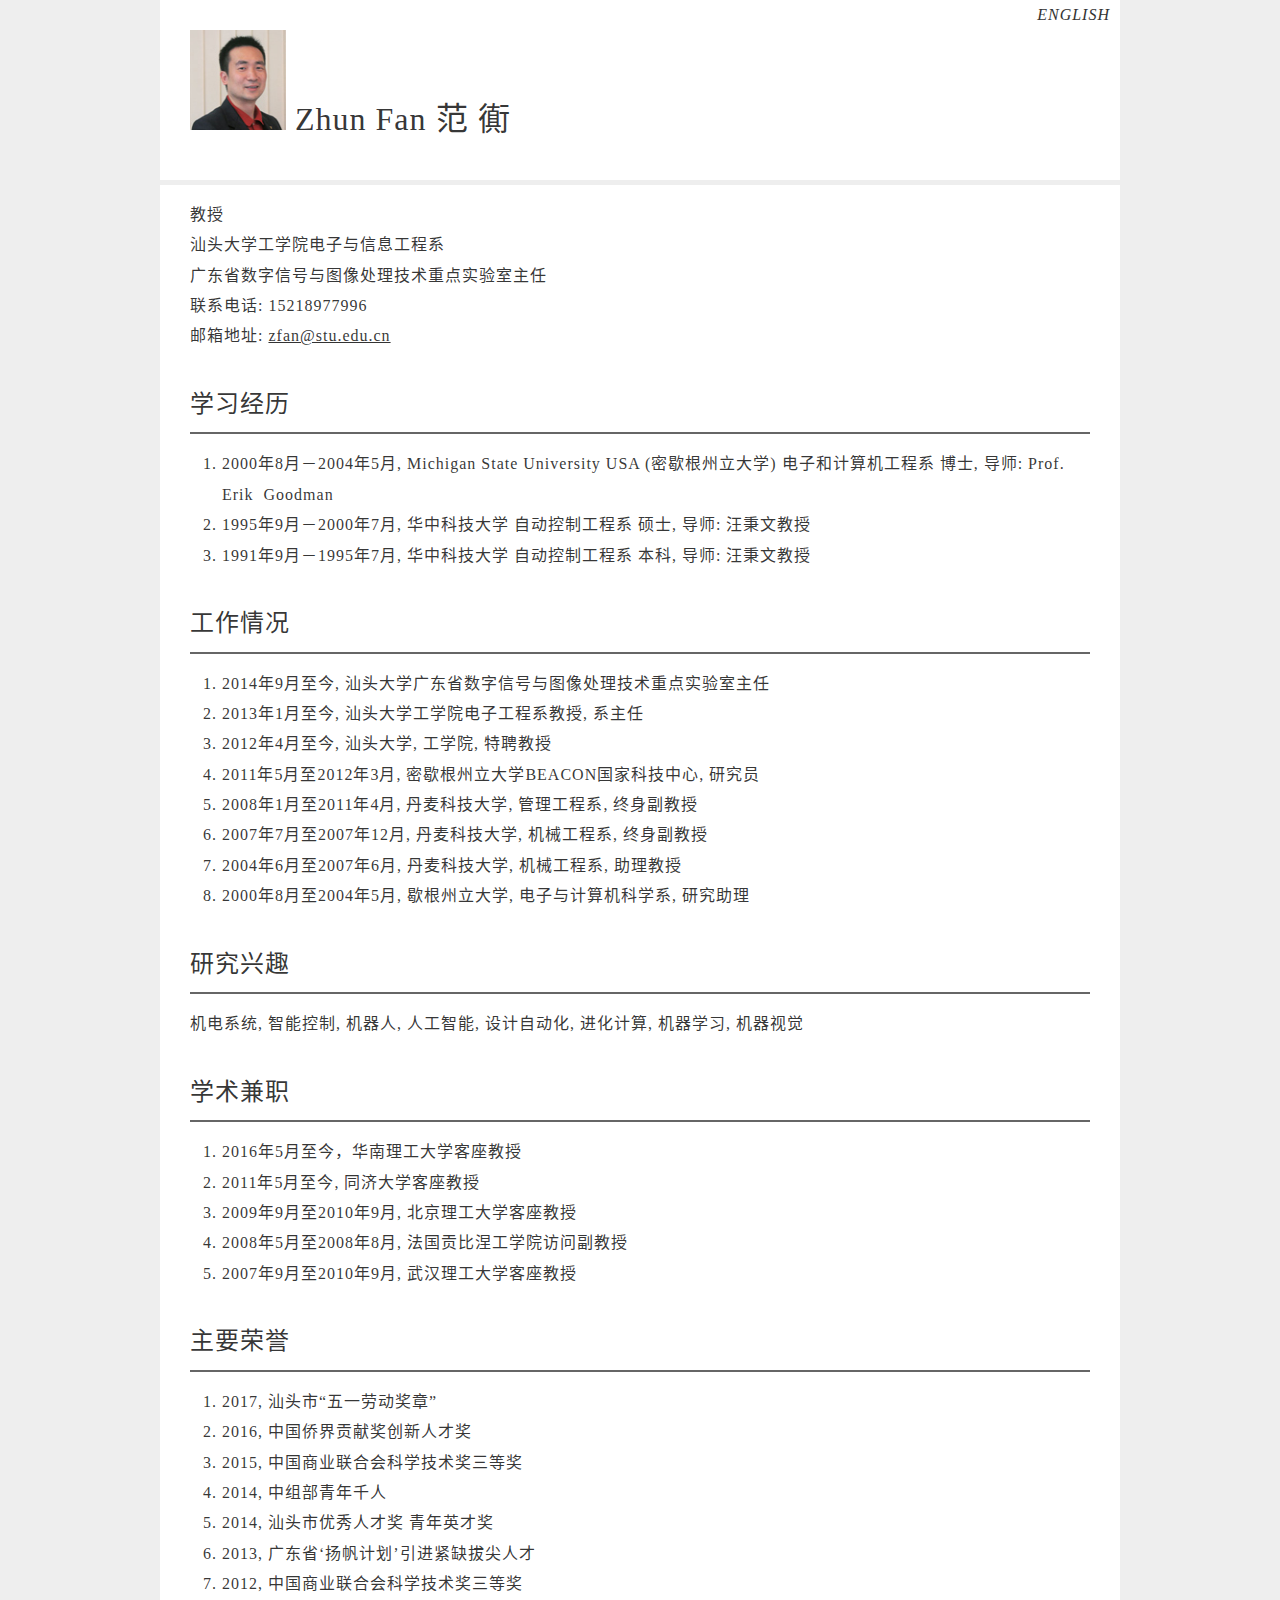
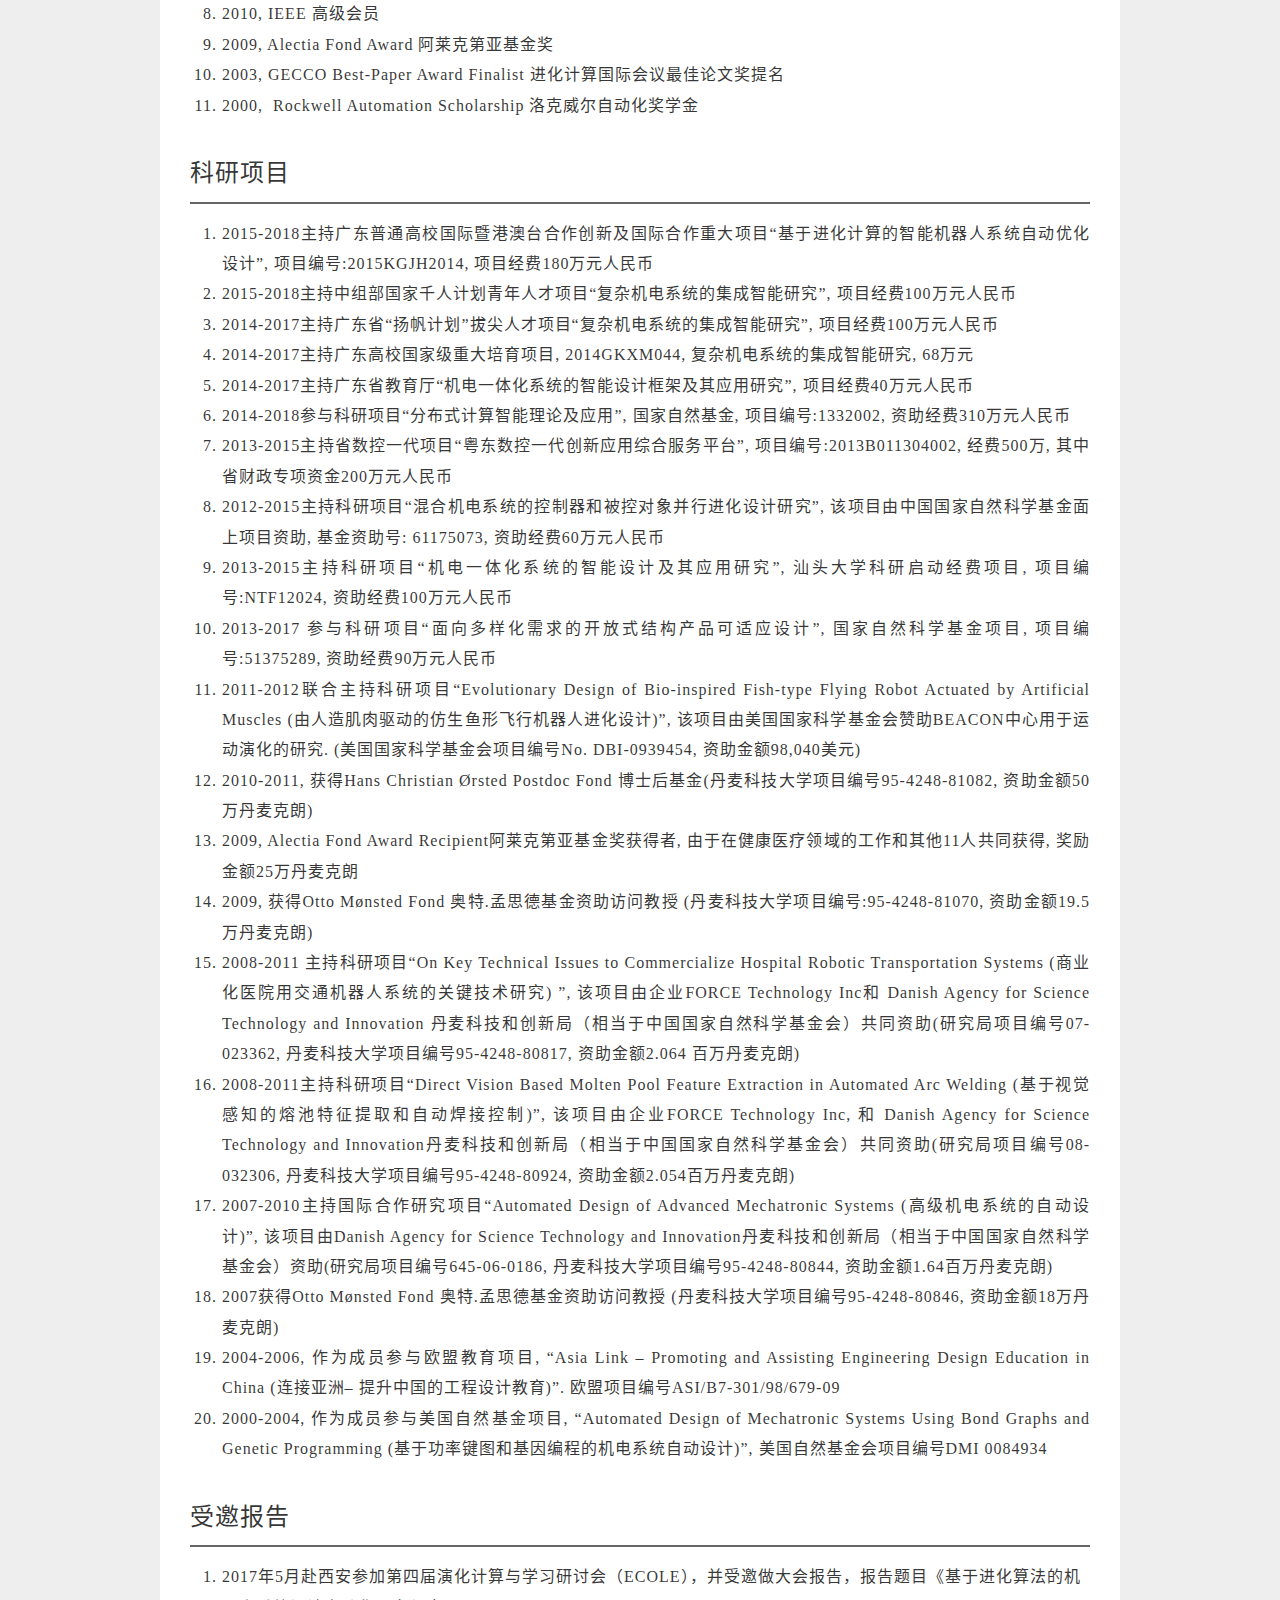
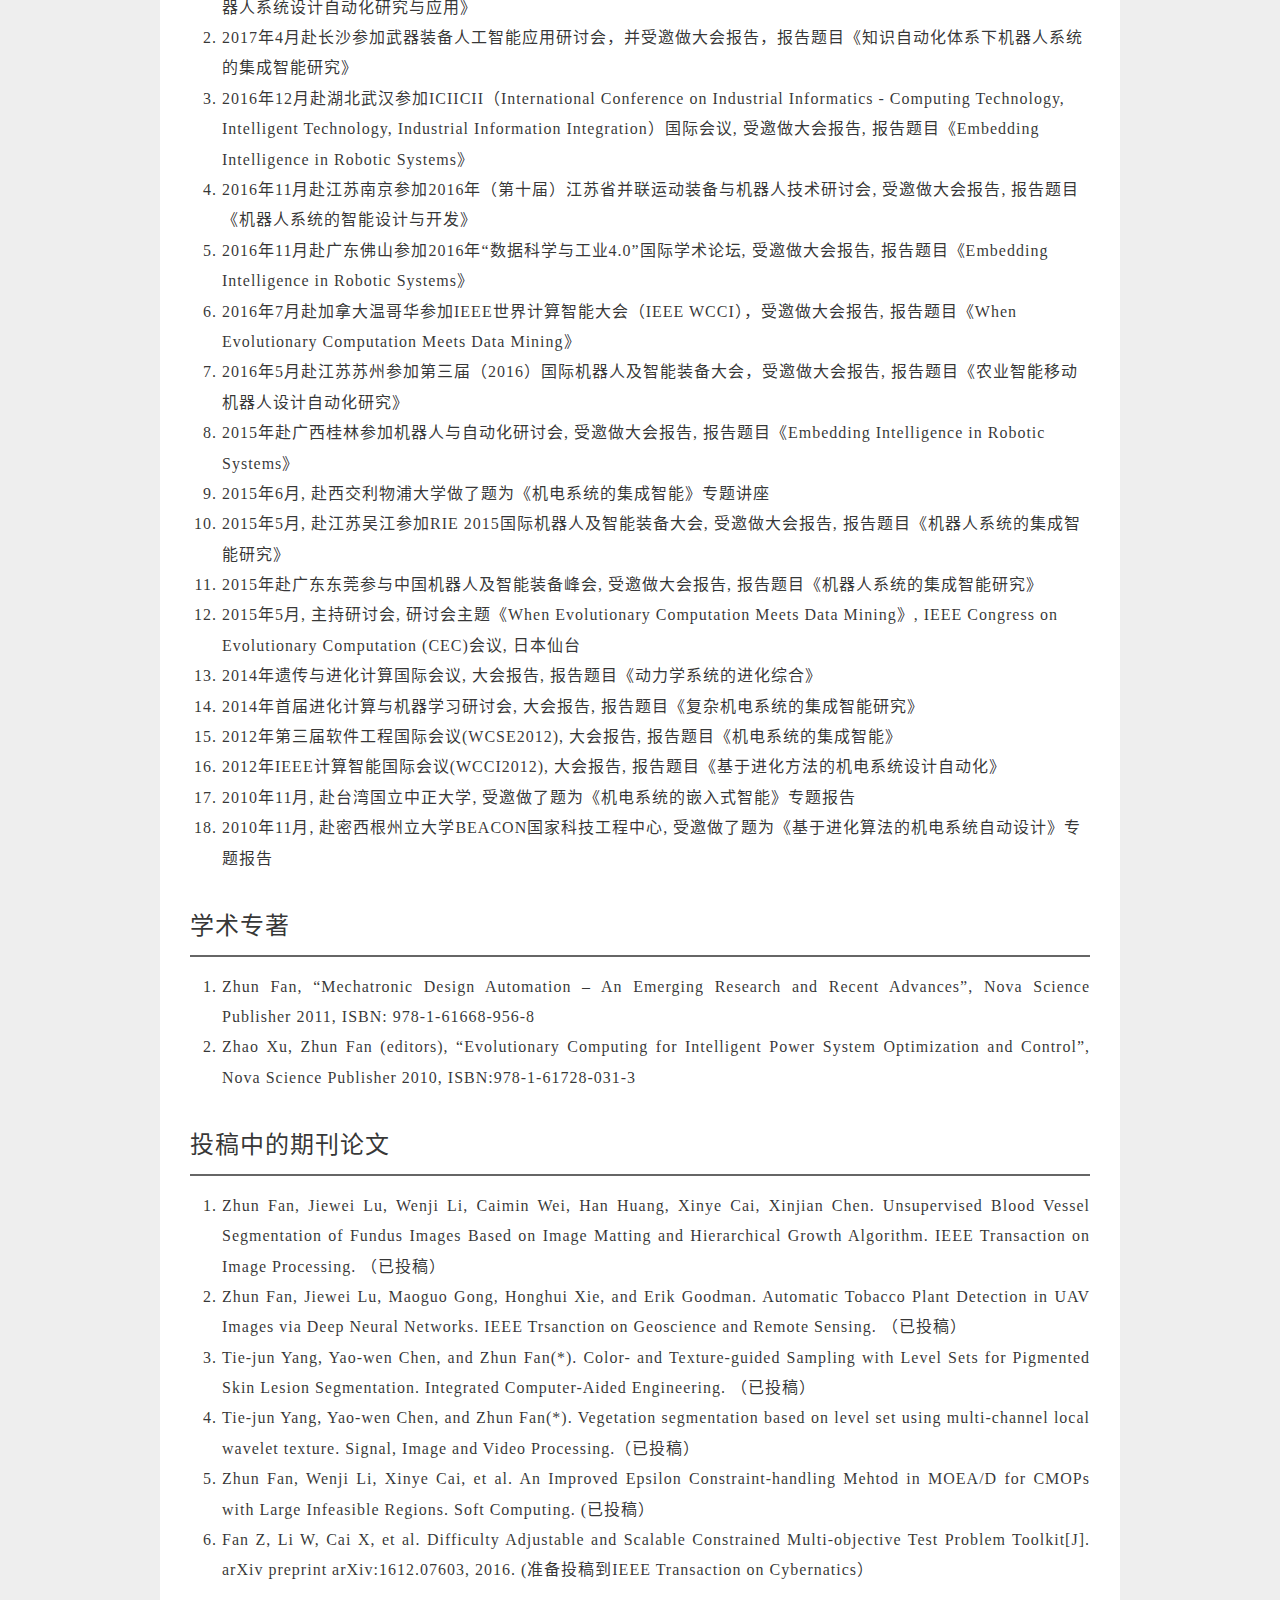
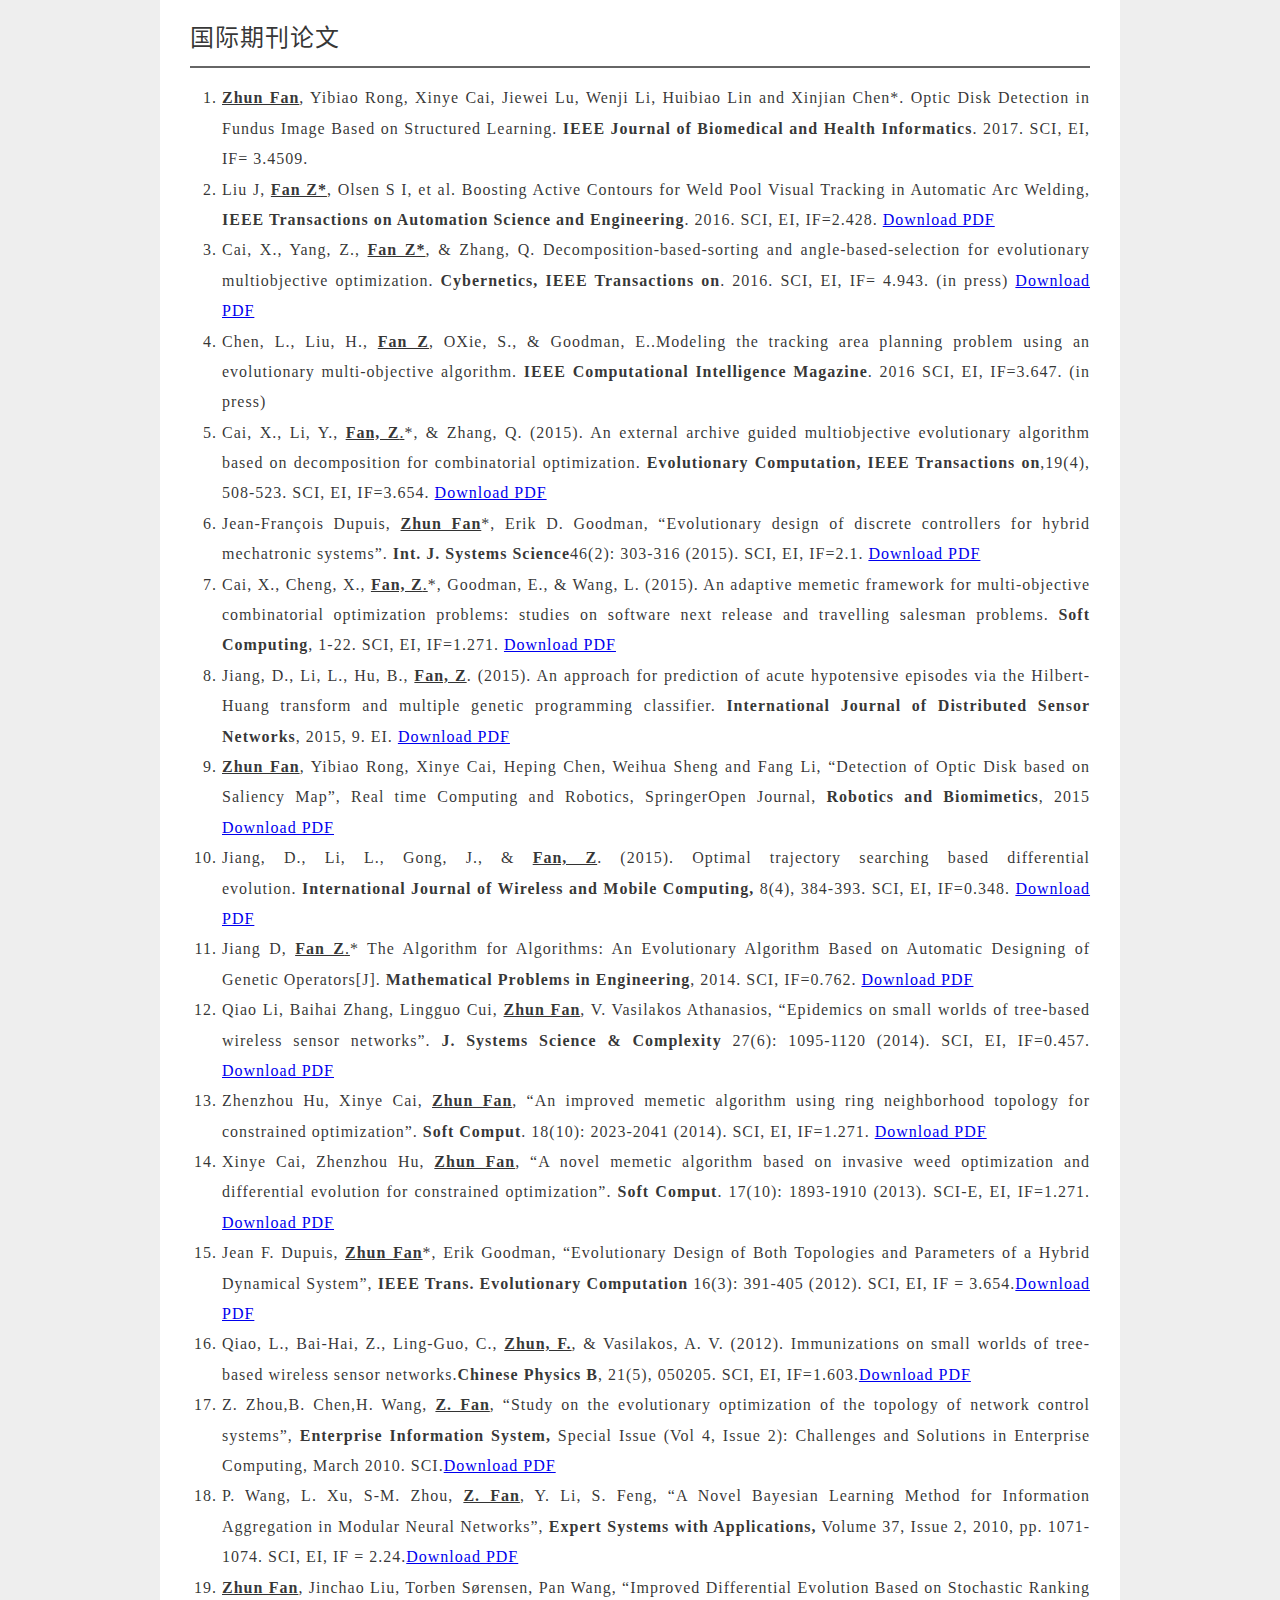
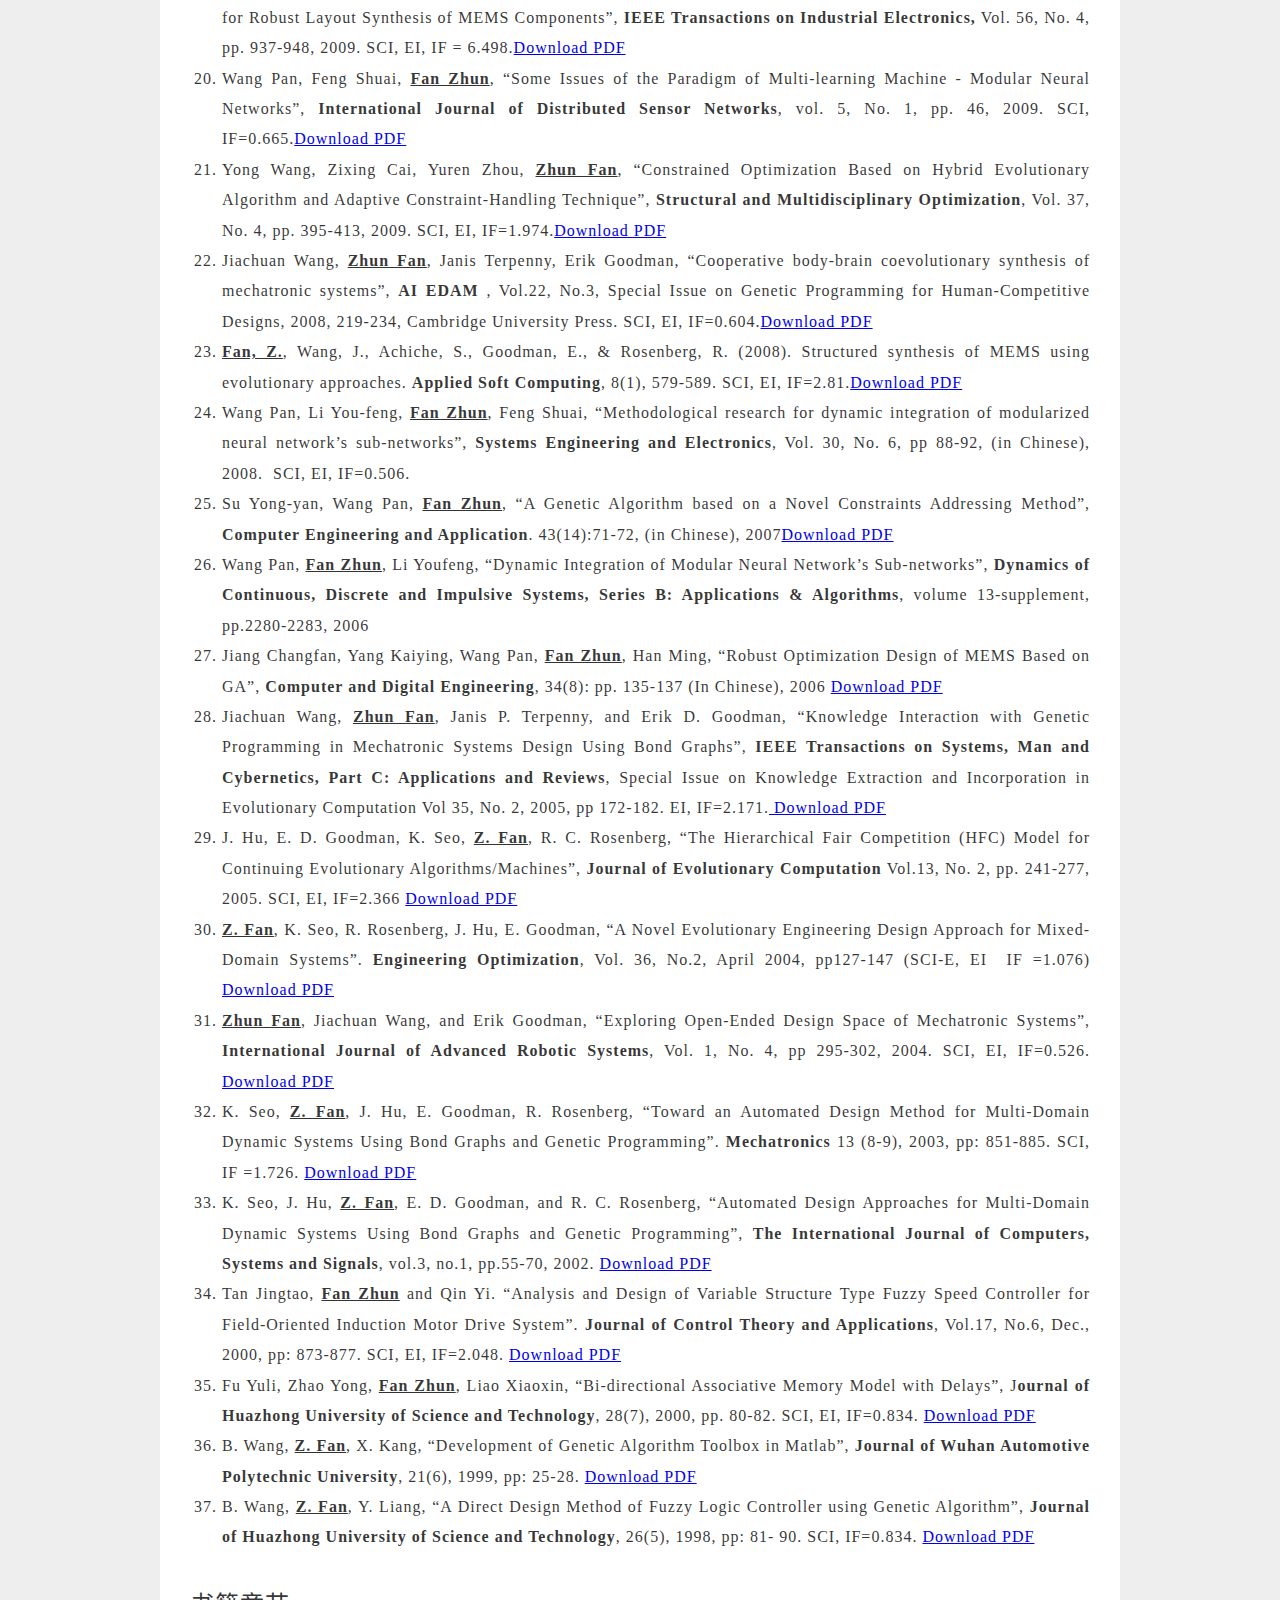
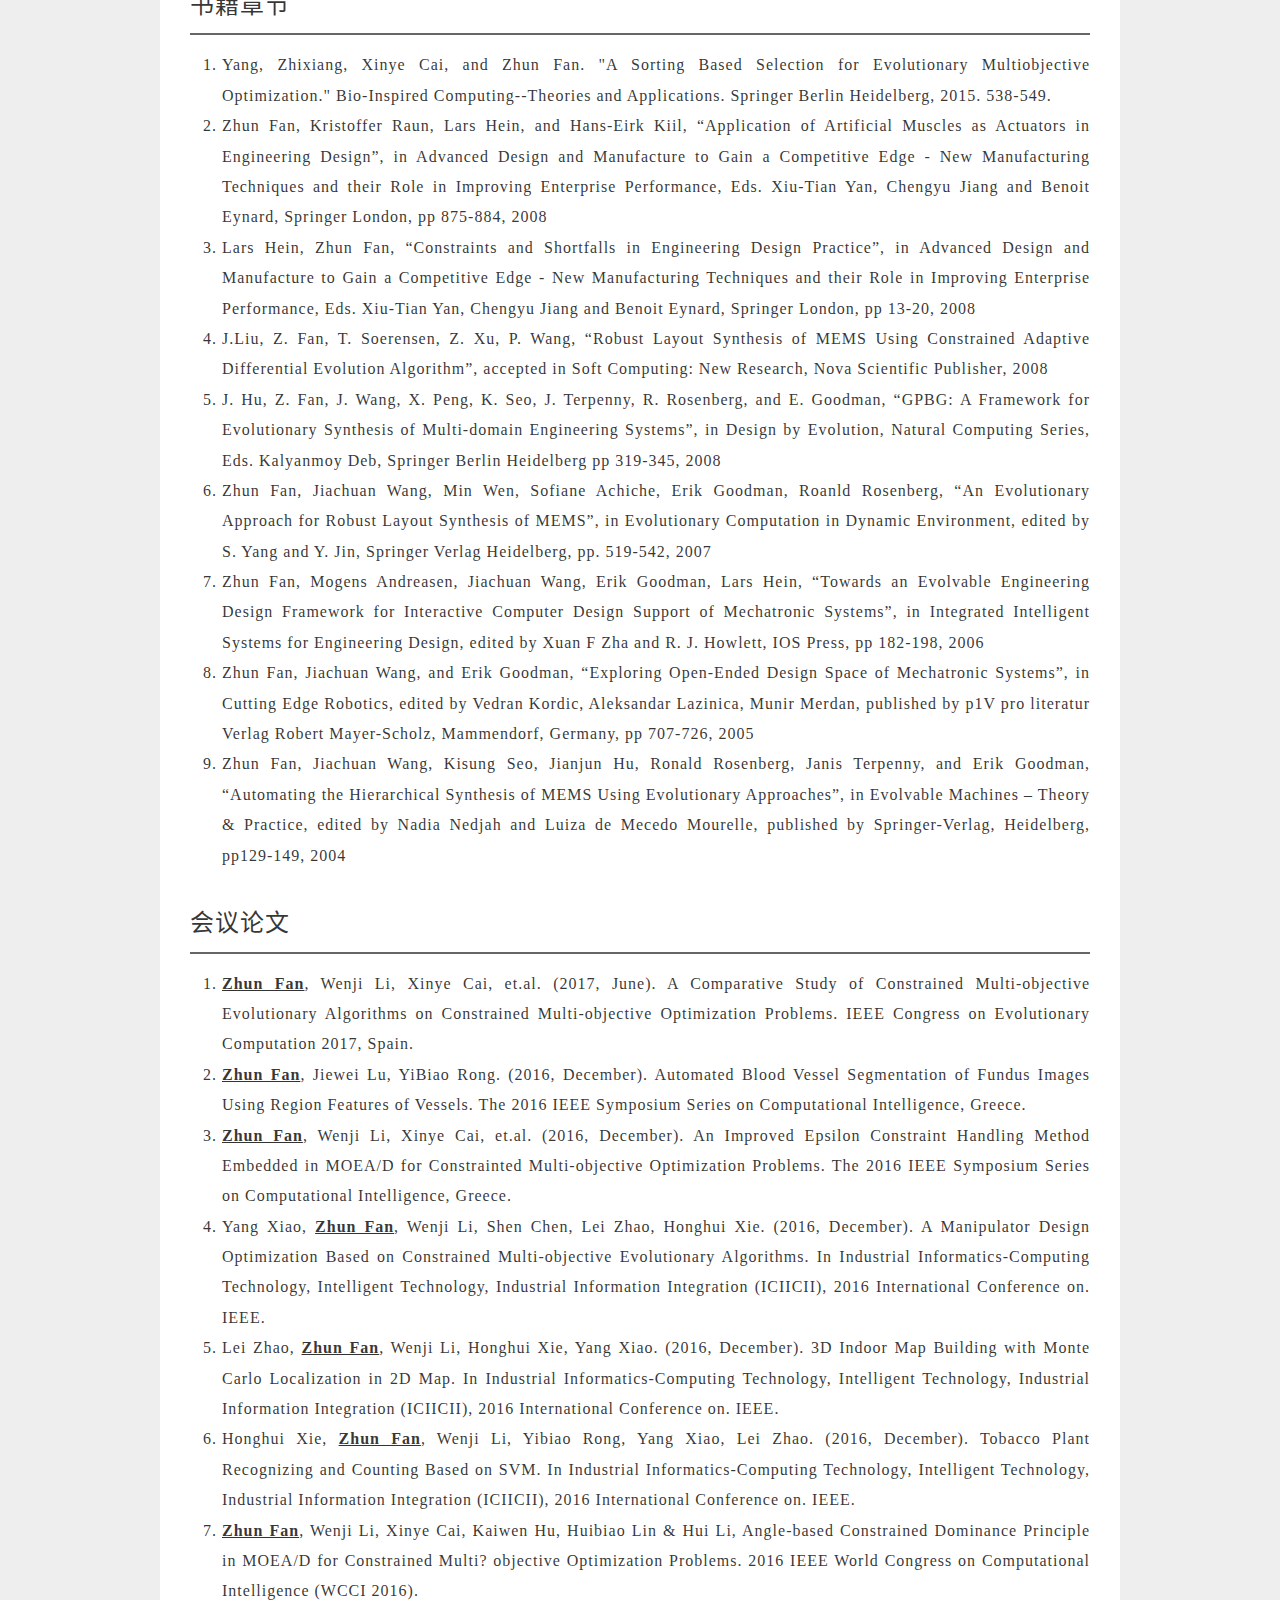
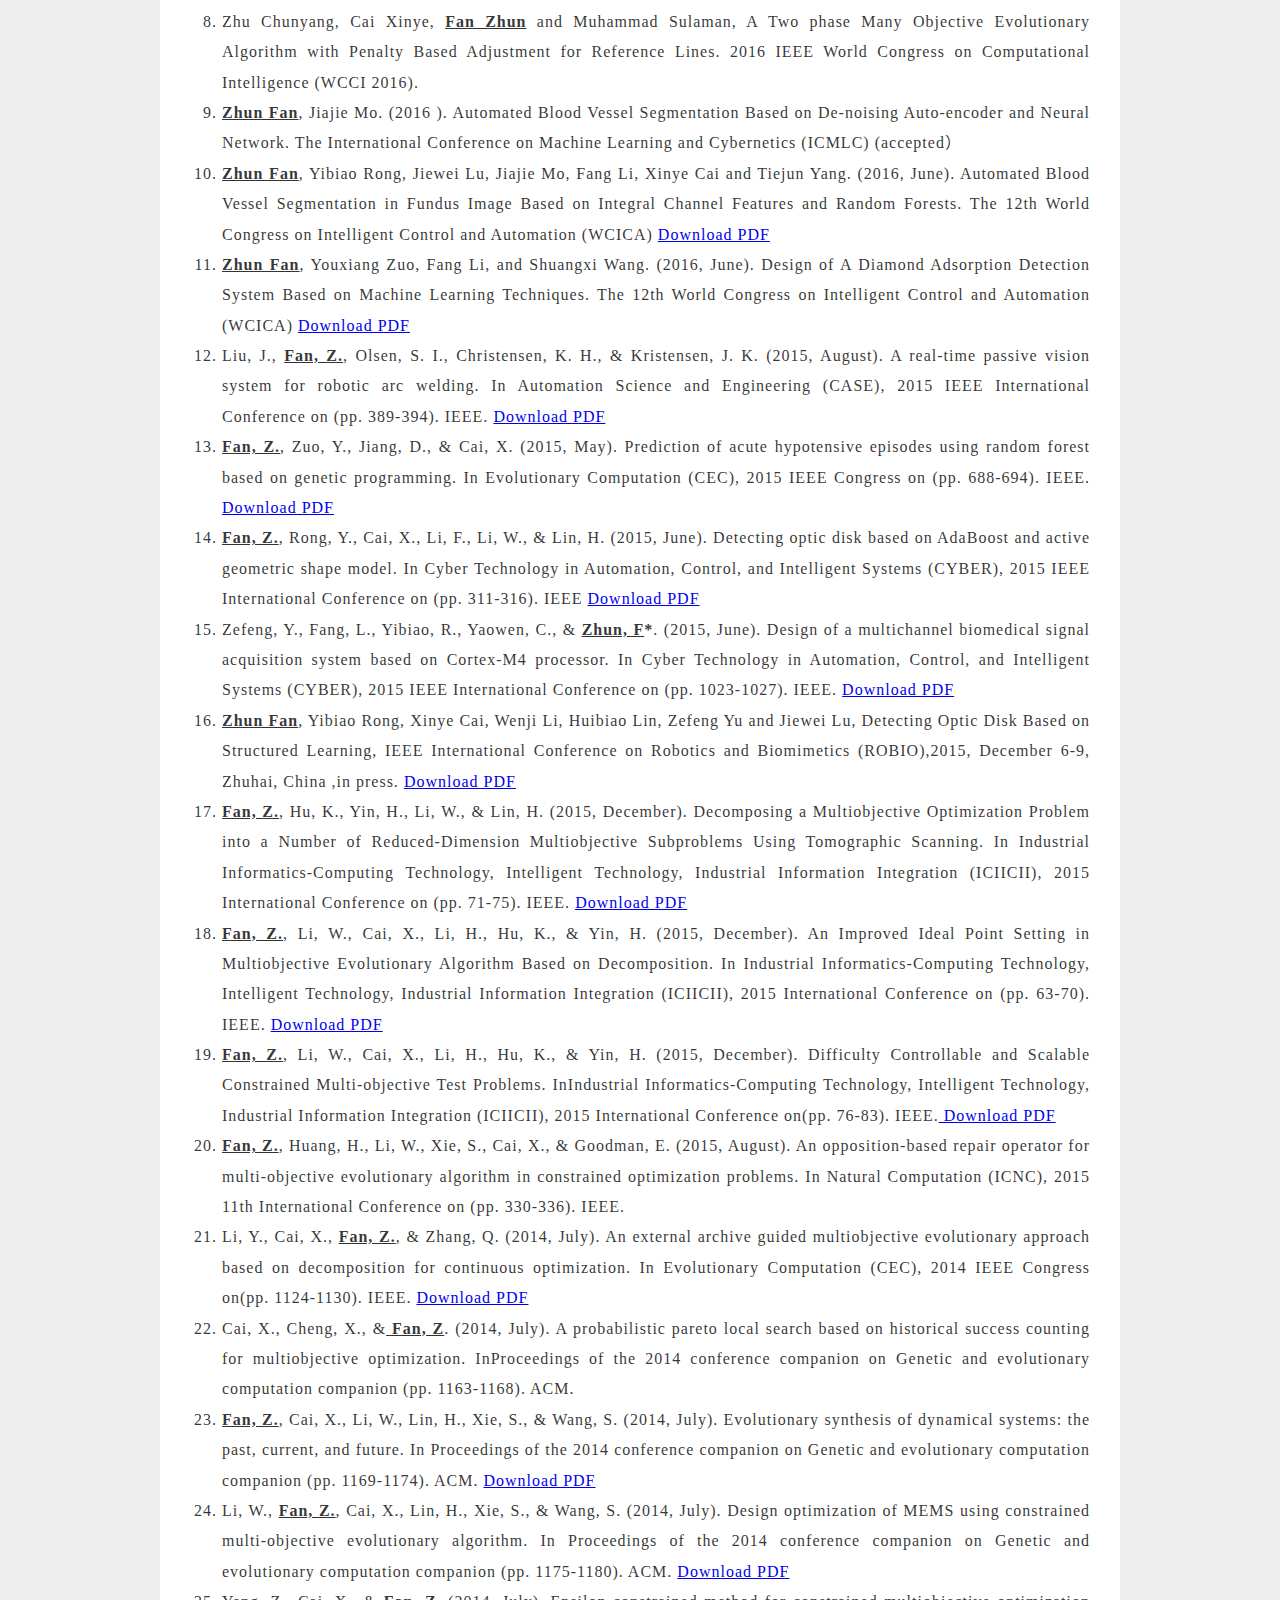
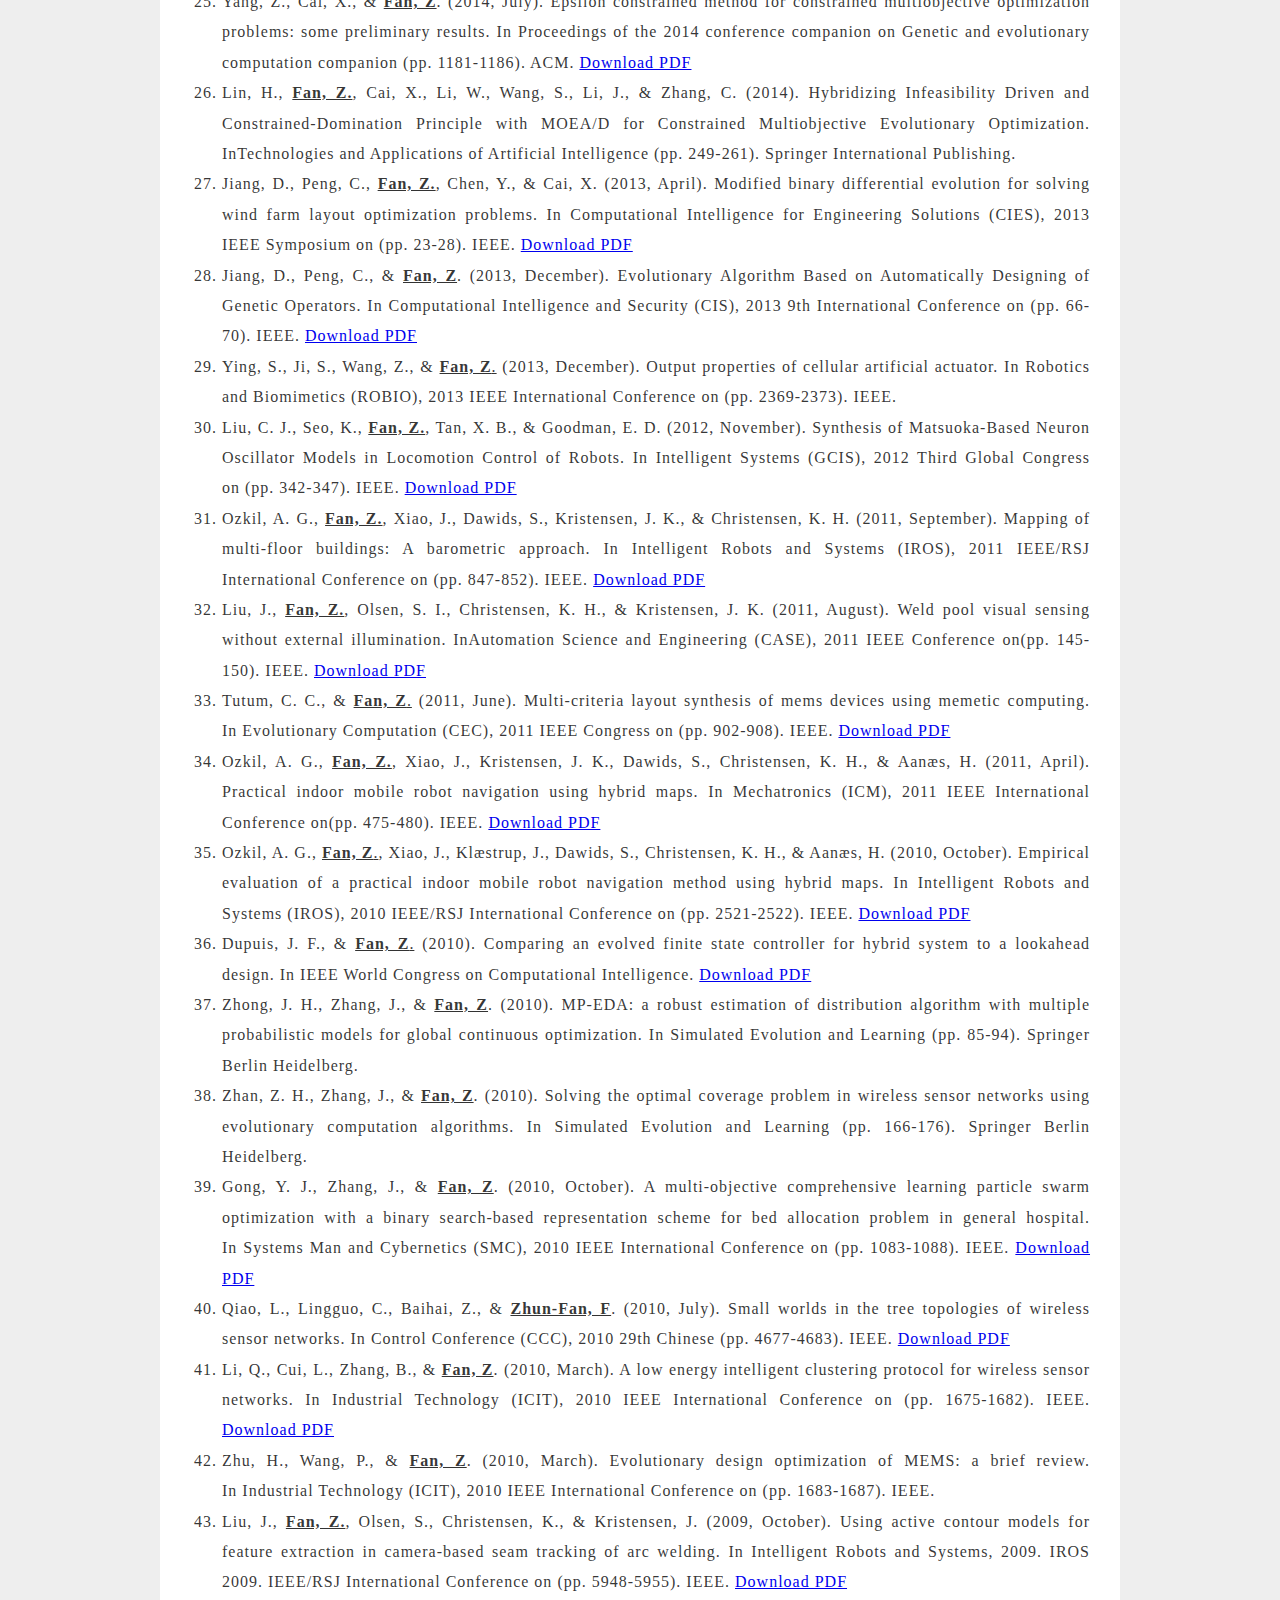
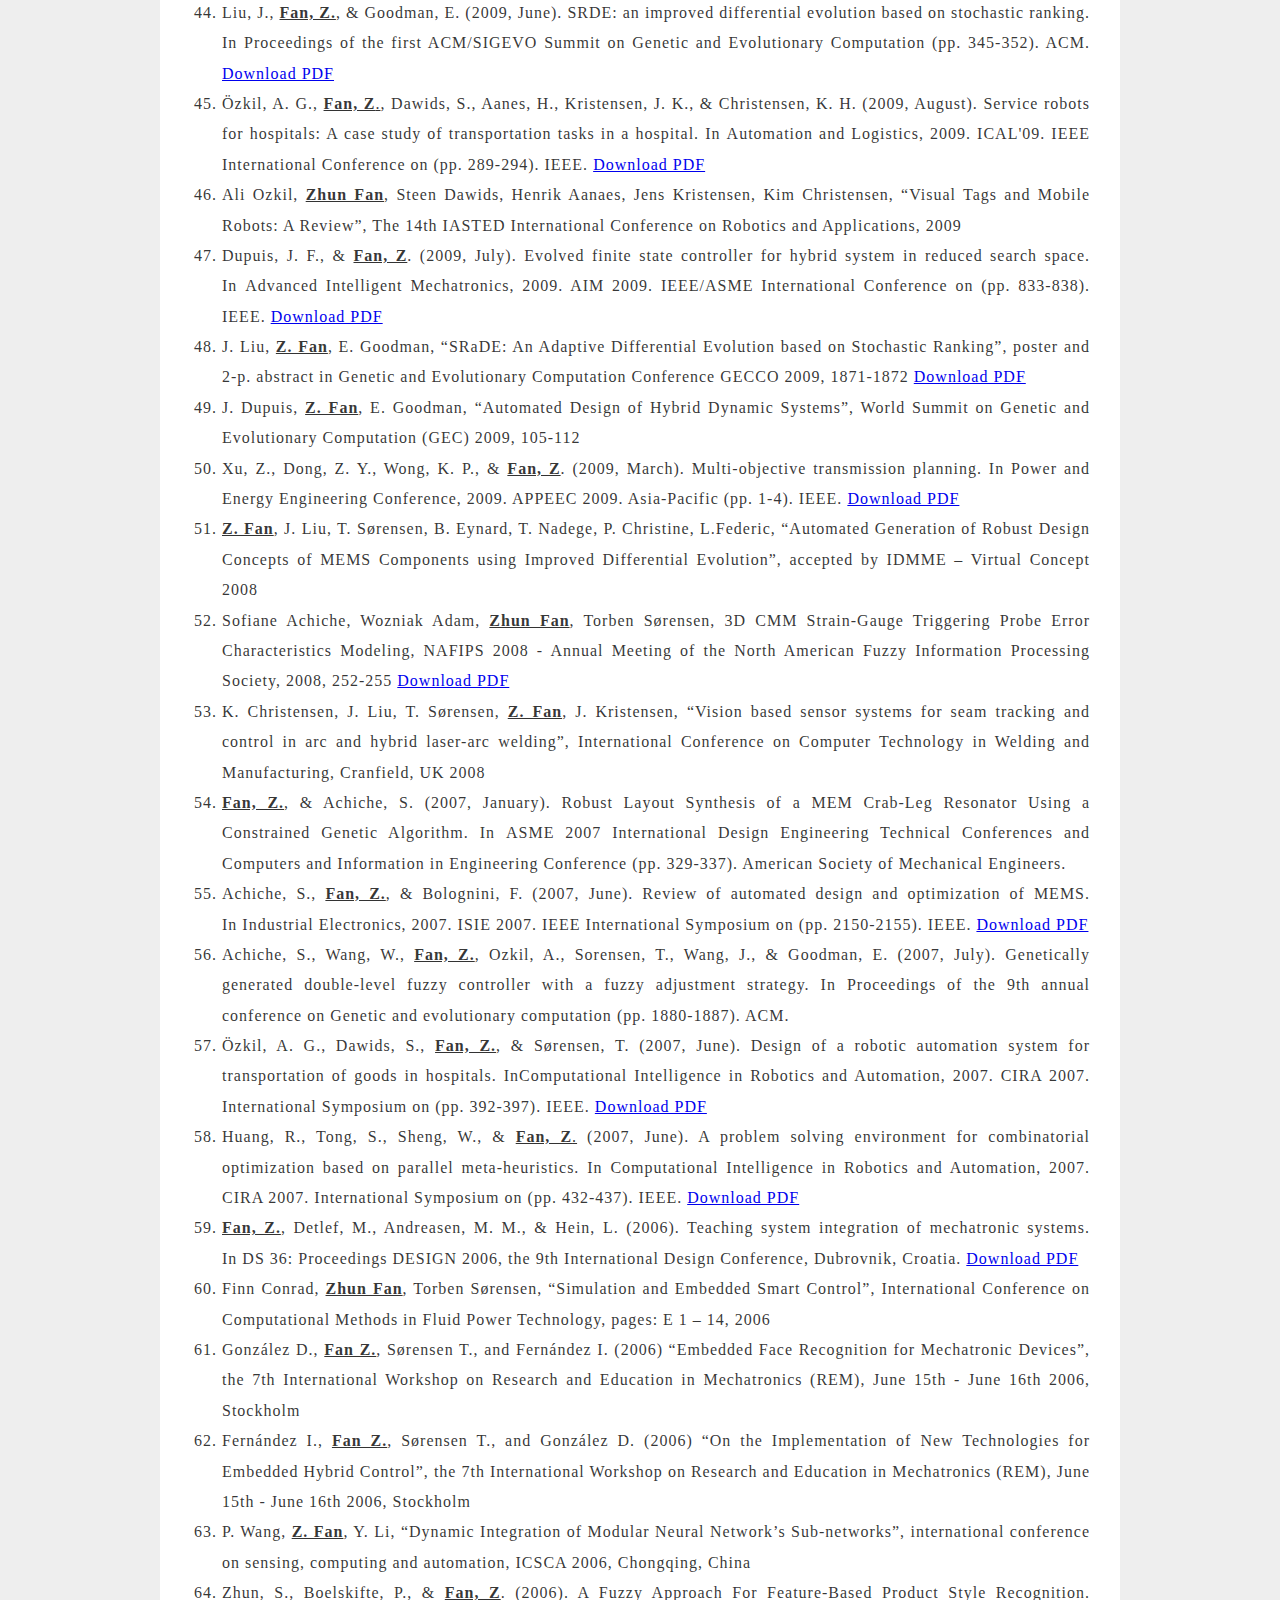
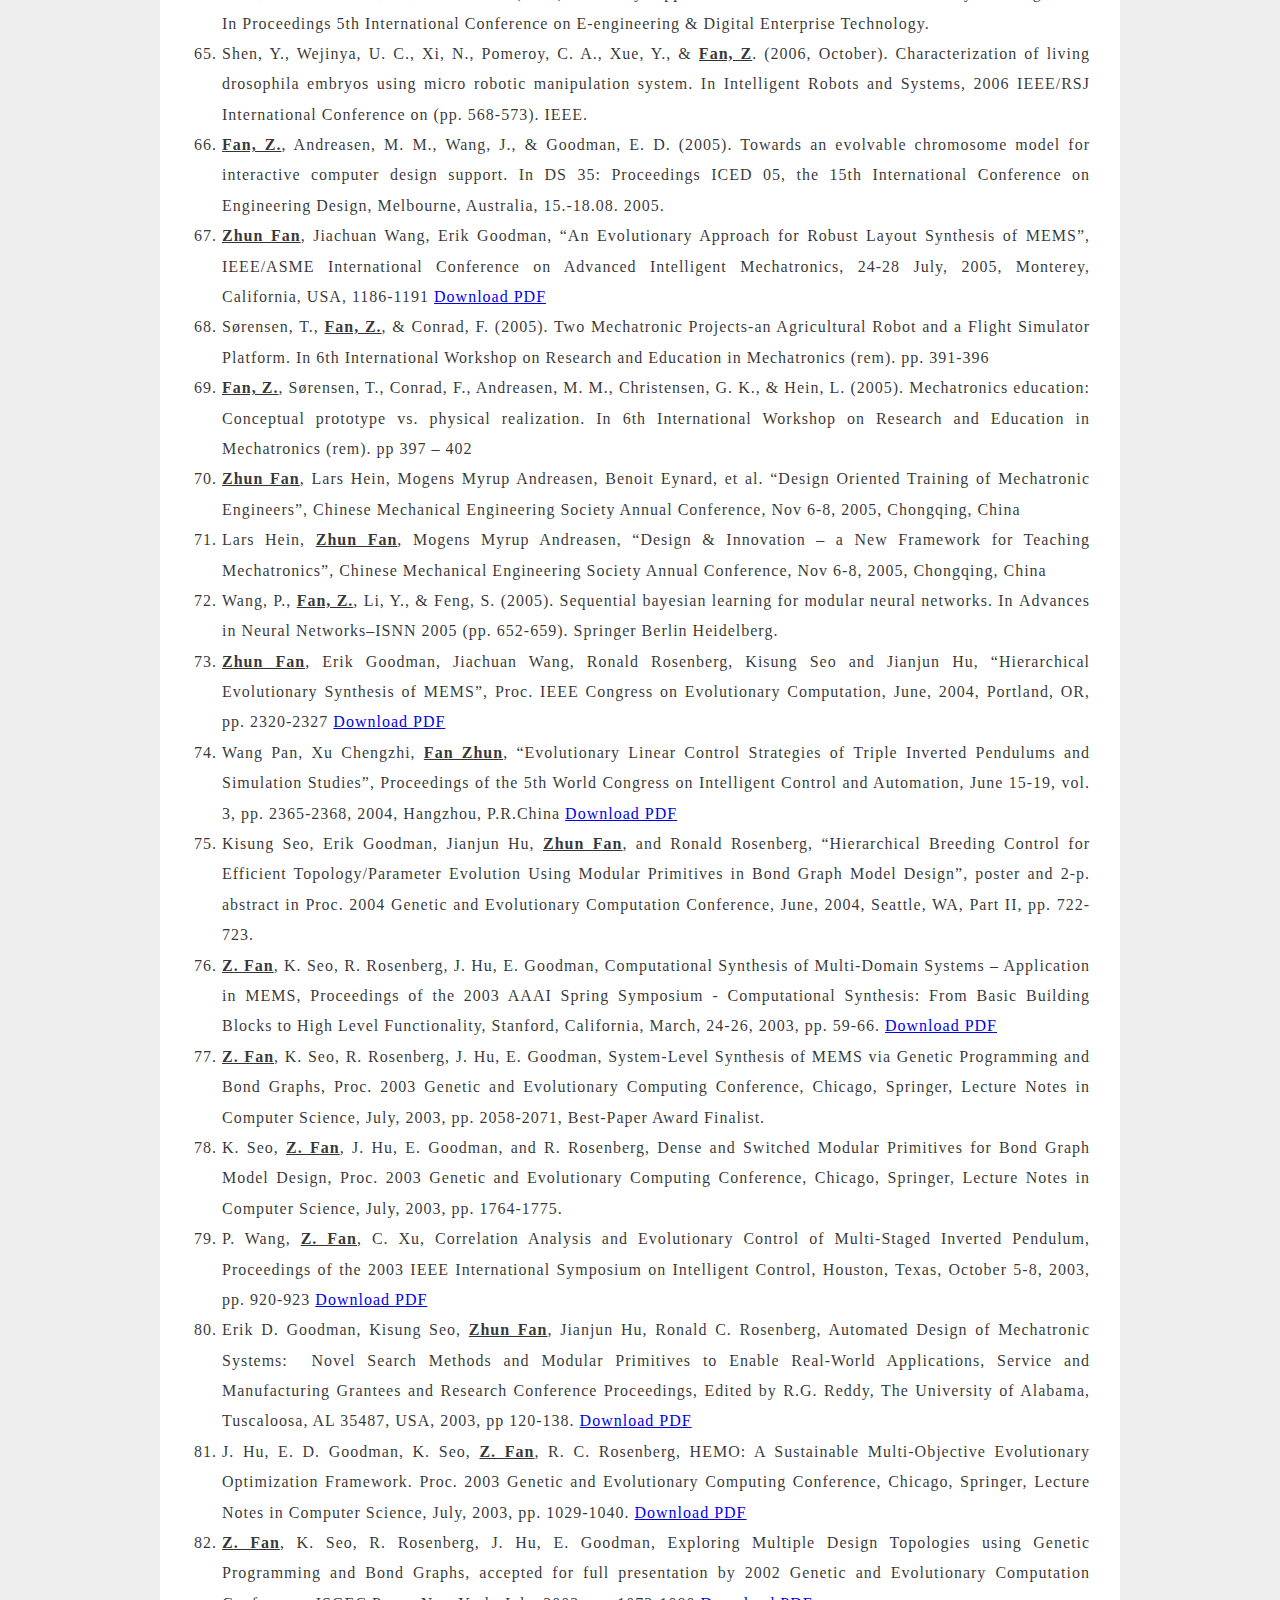
<file: cn.html>
<!DOCTYPE html>
<html lang="zh-CN">
	<head>
	<meta http-equiv="content-type" content="text/html; charset=UTF-8">
	<title>范 衠</title>
	<meta charset="utf-8">
	<meta name="viewport" content="width=device-width, initial-scale=1.0">
	<meta name="format-detection" content="telephone=no">

	<link href="assert/style.css" rel="stylesheet">
	</head>
	<body>
		<div class="wrap">
			<div id="header">
			  <h1><img src="images/fanzhun.jpg" alt="zhunfan" name="zhunfan" width="96" height="100" class="funding" style="background-color: #006699">    Zhun Fan 范 衠</h1>
				<a class="language" href="index.html">ENGLISH</a>
			</div>
         
			<div class="item">
			  <div class="info">
				<p>教授</p>
                <p>汕头大学工学院电子与信息工程系</p>
                <p>广东省数字信号与图像处理技术重点实验室主任 </p>
                <p>联系电话: 15218977996</p>
                <p>邮箱地址: <u>zfan@stu.edu.cn</u></p>
			  </div>
			</div>
			
			<div class="item">
				<h2 class="item-title">学习经历</h2>
				<div class="education">
				  <ol>
				    <li>2000年8月－2004年5月, Michigan State University USA (密歇根州立大学) 电子和计算机工程系 博士, 导师: Prof. Erik  Goodman </li>
				    <li>1995年9月－2000年7月, 华中科技大学 自动控制工程系 硕士, 导师: 汪秉文教授 </li>			      
				   <li>1991年9月－1995年7月, 华中科技大学 自动控制工程系 本科, 导师: 汪秉文教授</li></ol>
				 
	          </div>
		  </div>
			
			<div class="item">
				<h2 class="item-title">工作情况</h2>
				<div class="education">
					<ol>
					  <li>2014年9月至今, 汕头大学广东省数字信号与图像处理技术重点实验室主任 </li>
					  <li>2013年1月至今, 汕头大学工学院电子工程系教授, 系主任 </li>
					  <li>2012年4月至今, 汕头大学, 工学院, 特聘教授 </li>
					  <li>2011年5月至2012年3月, 密歇根州立大学BEACON国家科技中心, 研究员 </li>
					  <li>2008年1月至2011年4月, 丹麦科技大学, 管理工程系, 终身副教授 </li>
					  <li>2007年7月至2007年12月, 丹麦科技大学, 机械工程系, 终身副教授  </li>
					  <li>2004年6月至2007年6月, 丹麦科技大学, 机械工程系, 助理教授 </li>
					  <li>2000年8月至2004年5月, 歇根州立大学, 电子与计算机科学系, 研究助理  </li>
				  </ol>
				</div>
			</div>
			
			<div class="item">
				<h2 class="item-title">研究兴趣</h2>
				<div class="education">
					<p>机电系统, 智能控制, 机器人, 人工智能, 设计自动化, 进化计算, 机器学习, 机器视觉 </p>
				</div>
			</div>
			
			<div class="item">
				<h2 class="item-title">学术兼职</h2>
				<div class="funding">
					<ol>
					  <li>2016年5月至今，华南理工大学客座教授 </li>						
					  <li>2011年5月至今, 同济大学客座教授 </li>
					  <li>2009年9月至2010年9月, 北京理工大学客座教授 </li>
					  <li>2008年5月至2008年8月, 法国贡比涅工学院访问副教授 </li>
					  <li>2007年9月至2010年9月, 武汉理工大学客座教授 </li>
				  </ol>
                </div>
			</div>
			
			<div class="item">
				<h2 class="item-title">主要荣誉</h2>
				<div class="teaching">
					<ol>
				          <li>2017, 汕头市“五一劳动奖章” </li>
					  <li>2016, 中国侨界贡献奖创新人才奖 </li>
					  <li>2015, 中国商业联合会科学技术奖三等奖 </li>
					  <li>2014, 中组部青年千人 </li>
					  <li>2014, 汕头市优秀人才奖 青年英才奖 </li>
                                          <li>2013, 广东省&lsquo;扬帆计划&rsquo;引进紧缺拔尖人才</li>
					  <li>2012, 中国商业联合会科学技术奖三等奖 </li>
					  <LI>2010, IEEE 高级会员   
				      <LI>2009, Alectia Fond Award 阿莱克第亚基金奖   
				      <LI>2003, GECCO Best-Paper Award Finalist   进化计算国际会议最佳论文奖提名   
			          <LI>2000,  Rockwell Automation Scholarship   洛克威尔自动化奖学金 </LI>
				  </ol>
				</div>
			</div>
			
			<div class="item">
				<h2 class="item-title">科研项目</h2>
				<div class="teaching">
					<ol>
					  <li>
					    <div align="justify">2015-2018主持广东普通高校国际暨港澳台合作创新及国际合作重大项目&ldquo;基于进化计算的智能机器人系统自动优化设计&rdquo;, 项目编号:2015KGJH2014, 项目经费180万元人民币 </div>
				      </li>
                      <li>
                        <div align="justify">2015-2018主持中组部国家千人计划青年人才项目&ldquo;复杂机电系统的集成智能研究&rdquo;, 项目经费100万元人民币 </div>
                      </li>
                      <li>
                        <div align="justify">2014-2017主持广东省&ldquo;扬帆计划&rdquo;拔尖人才项目&ldquo;复杂机电系统的集成智能研究&rdquo;, 项目经费100万元人民币 </div>
                      </li>
                      <li>2014-2017主持广东高校国家级重大培育项目, 2014GKXM044, 复杂机电系统的集成智能研究, 68万元 </li>
                      <li>
                        <div align="justify">2014-2017主持广东省教育厅&ldquo;机电一体化系统的智能设计框架及其应用研究&rdquo;, 项目经费40万元人民币 </div>
                      </li>
                      <li>
                        <div align="justify">2014-2018参与科研项目&ldquo;分布式计算智能理论及应用&rdquo;, 国家自然基金, 项目编号:1332002, 资助经费310万元人民币 </div>
                      </li>
                      <li>
                        <div align="justify">2013-2015主持省数控一代项目&ldquo;粤东数控一代创新应用综合服务平台&rdquo;, 项目编号:2013B011304002, 经费500万, 其中省财政专项资金200万元人民币 </div>
                      </li>
                      <li>
                        <div align="justify">2012-2015主持科研项目&ldquo;混合机电系统的控制器和被控对象并行进化设计研究&rdquo;, 该项目由中国国家自然科学基金面上项目资助, 基金资助号:  61175073, 资助经费60万元人民币 </div>
                      </li>
                      <li>
                        <div align="justify">2013-2015主持科研项目&ldquo;机电一体化系统的智能设计及其应用研究&rdquo;, 汕头大学科研启动经费项目, 项目编号:NTF12024, 资助经费100万元人民币 </div>
                      </li>
                      <li>
                        <div align="justify">2013-2017 参与科研项目&ldquo;面向多样化需求的开放式结构产品可适应设计&rdquo;, 国家自然科学基金项目, 项目编号:51375289, 资助经费90万元人民币 </div>
                      </li>
                      <li>
                        <div align="justify">2011-2012联合主持科研项目&ldquo;Evolutionary  Design of Bio-inspired Fish-type Flying Robot Actuated by Artificial Muscles (由人造肌肉驱动的仿生鱼形飞行机器人进化设计)&rdquo;, 该项目由美国国家科学基金会赞助BEACON中心用于运动演化的研究. (美国国家科学基金会项目编号No.  DBI-0939454, 资助金额98,040美元)</div>
                      </li>
                      <li>
                        <div align="justify">2010-2011,  获得Hans  Christian Ørsted Postdoc Fond 博士后基金(丹麦科技大学项目编号95-4248-81082, 资助金额50万丹麦克朗)</div>
                      </li>
                      <li>
                        <div align="justify">2009, Alectia  Fond Award Recipient阿莱克第亚基金奖获得者, 由于在健康医疗领域的工作和其他11人共同获得, 奖励金额25万丹麦克朗 </div>
                      </li>
                      <li>
                        <div align="justify">2009, 获得Otto  Mønsted Fond 奥特.孟思德基金资助访问教授 (丹麦科技大学项目编号:95-4248-81070, 资助金额19.5万丹麦克朗)</div>
                      </li>
                      <li>
                        <div align="justify">2008-2011  主持科研项目&ldquo;On  Key Technical Issues to Commercialize Hospital Robotic Transportation Systems (商业化医院用交通机器人系统的关键技术研究) &rdquo;, 该项目由企业FORCE  Technology Inc和 Danish Agency for Science Technology and Innovation 丹麦科技和创新局（相当于中国国家自然科学基金会）共同资助(研究局项目编号07-023362,  丹麦科技大学项目编号95-4248-80817, 资助金额2.064  百万丹麦克朗)</div>
                      </li>
                      <li>
                        <div align="justify">2008-2011主持科研项目&ldquo;Direct  Vision Based Molten Pool Feature Extraction in Automated Arc Welding (基于视觉感知的熔池特征提取和自动焊接控制)&rdquo;, 该项目由企业FORCE  Technology Inc, 和 Danish Agency for Science Technology and Innovation丹麦科技和创新局（相当于中国国家自然科学基金会）共同资助(研究局项目编号08-032306,  丹麦科技大学项目编号95-4248-80924, 资助金额2.054百万丹麦克朗)</div>
                      </li>
                      <li>
                        <div align="justify">2007-2010主持国际合作研究项目&ldquo;Automated  Design of Advanced Mechatronic Systems (高级机电系统的自动设计)&rdquo;, 该项目由Danish  Agency for Science Technology and Innovation丹麦科技和创新局（相当于中国国家自然科学基金会）资助(研究局项目编号645-06-0186,  丹麦科技大学项目编号95-4248-80844, 资助金额1.64百万丹麦克朗)</div>
                      </li>
                      <li>
                        <div align="justify">2007获得Otto  Mønsted Fond 奥特.孟思德基金资助访问教授 (丹麦科技大学项目编号95-4248-80846,  资助金额18万丹麦克朗)</div>
                      </li>
                      <li>
                        <div align="justify">2004-2006,  作为成员参与欧盟教育项目, &ldquo;Asia  Link – Promoting and Assisting Engineering Design Education in China (连接亚洲– 提升中国的工程设计教育)&rdquo;. 欧盟项目编号ASI/B7-301/98/679-09</div>
                      </li>
                      <li>
                        <div align="justify">2000-2004,  作为成员参与美国自然基金项目, &ldquo;Automated  Design of Mechatronic Systems Using Bond Graphs and Genetic Programming (基于功率键图和基因编程的机电系统自动设计)&rdquo;, 美国自然基金会项目编号DMI  0084934</div>
                      </li>                     
				    </ol>
                </div>
			</div>
			<div class="item">
			  <h2 class="item-title">受邀报告</h2>
				<div class="teaching">
				  <ol>
			            <li>2017年5月赴西安参加第四届演化计算与学习研讨会（ECOLE），并受邀做大会报告，报告题目《基于进化算法的机器人系统设计自动化研究与应用》</li>
				    <li>2017年4月赴长沙参加武器装备人工智能应用研讨会，并受邀做大会报告，报告题目《知识自动化体系下机器人系统的集成智能研究》</li>
				    <li>2016年12月赴湖北武汉参加ICIICII（International Conference on Industrial Informatics - Computing Technology, Intelligent Technology, Industrial Information Integration）国际会议, 受邀做大会报告, 报告题目《Embedding Intelligence in Robotic Systems》</li>
				    <li>2016年11月赴江苏南京参加2016年（第十届）江苏省并联运动装备与机器人技术研讨会, 受邀做大会报告, 报告题目《机器人系统的智能设计与开发》</li>
				    <li>2016年11月赴广东佛山参加2016年“数据科学与工业4.0”国际学术论坛, 受邀做大会报告, 报告题目《Embedding Intelligence in Robotic Systems》</li>
				    <li>2016年7月赴加拿大温哥华参加IEEE世界计算智能大会（IEEE WCCI），受邀做大会报告, 报告题目《When Evolutionary Computation Meets Data Mining》</li>
			            <li>2016年5月赴江苏苏州参加第三届（2016）国际机器人及智能装备大会，受邀做大会报告, 报告题目《农业智能移动机器人设计自动化研究》</li>	  
				    <li>2015年赴广西桂林参加机器人与自动化研讨会, 受邀做大会报告, 报告题目《Embedding Intelligence in Robotic Systems》</li>
				    <li>2015年6月, 赴西交利物浦大学做了题为《机电系统的集成智能》专题讲座</li>
				    <li>2015年5月, 赴江苏吴江参加RIE  2015国际机器人及智能装备大会, 受邀做大会报告, 报告题目《机器人系统的集成智能研究》</li>
				    <li>2015年赴广东东莞参与中国机器人及智能装备峰会, 受邀做大会报告, 报告题目《机器人系统的集成智能研究》</li> 
				    <li>2015年5月, 主持研讨会, 研讨会主题《When Evolutionary Computation Meets Data Mining》, IEEE Congress on Evolutionary Computation (CEC)会议, 日本仙台</li>
				    <li>2014年遗传与进化计算国际会议, 大会报告, 报告题目《动力学系统的进化综合》</li>
				    <li>2014年首届进化计算与机器学习研讨会, 大会报告, 报告题目《复杂机电系统的集成智能研究》</li>
				    <li>2012年第三届软件工程国际会议(WCSE2012), 大会报告, 报告题目《机电系统的集成智能》</li>
				    <li>2012年IEEE计算智能国际会议(WCCI2012), 大会报告, 报告题目《基于进化方法的机电系统设计自动化》</li>
				    <li>2010年11月, 赴台湾国立中正大学, 受邀做了题为《机电系统的嵌入式智能》专题报告</li>
				    <li>2010年11月, 赴密西根州立大学BEACON国家科技工程中心, 受邀做了题为《基于进化算法的机电系统自动设计》专题报告</li>
			      </ol>
            
                </div>
			</div>
		  <div class="item">
			  <h2 class="item-title">学术专著</h2>
				<div class="teaching">
					<ol>
					  <li>
					    <div align="justify">Zhun Fan,  &ldquo;Mechatronic Design Automation – An Emerging Research and Recent Advances&rdquo;,  Nova Science Publisher 2011, ISBN: 978-1-61668-956-8</div>
					  </li>
					  <li>
					    <div align="justify">					    Zhao Xu, Zhun Fan (editors), &ldquo;Evolutionary  Computing for Intelligent Power System Optimization and Control&rdquo;, Nova Science Publisher 2010, ISBN:978-1-61728-031-3 
				        </div>
				  </ol>
				</div>
			</div>
			
						
		  <div class="item">
			  <h2 class="item-title">投稿中的期刊论文</h2>
				<div class="teaching">
				  <div align="justify">
				      <ol>
					  <li>Zhun Fan, Jiewei Lu, Wenji Li, Caimin Wei, Han Huang, Xinye Cai, Xinjian Chen. Unsupervised Blood Vessel Segmentation of Fundus Images Based on Image Matting and Hierarchical Growth Algorithm. IEEE Transaction on Image Processing. （已投稿）</li>
					  <li>Zhun Fan, Jiewei Lu, Maoguo Gong, Honghui Xie, and Erik Goodman. Automatic Tobacco Plant Detection in UAV Images via Deep Neural Networks. IEEE Trsanction on Geoscience and Remote Sensing. （已投稿）</li>
					  <li>Tie-jun Yang, Yao-wen Chen, and Zhun Fan(*). Color- and Texture-guided Sampling with Level Sets for Pigmented Skin Lesion Segmentation. Integrated Computer-Aided Engineering. （已投稿）</li>
					  <li>Tie-jun Yang, Yao-wen Chen, and Zhun Fan(*). Vegetation segmentation based on level set using multi-channel local wavelet texture. Signal, Image and Video Processing.（已投稿）</li>
					  <li>Zhun Fan, Wenji Li, Xinye Cai, et al. An Improved Epsilon Constraint-handling Mehtod in MOEA/D for CMOPs with Large Infeasible Regions. Soft Computing. (已投稿）</li>
					  <li>Fan Z, Li W, Cai X, et al. Difficulty Adjustable and Scalable Constrained Multi-objective Test Problem Toolkit[J]. arXiv preprint arXiv:1612.07603, 2016. (准备投稿到IEEE Transaction on Cybernatics）</li>
				      </ol>
				  </div>
			        </div>
		   </div>
				
						
			<div class="item">
				<h2 class="item-title">国际期刊论文</h2>
				<div class="teaching">
					<div align="justify">
					  <ol>
					    <li><strong><u>Zhun Fan</u></strong>, Yibiao Rong, Xinye Cai, Jiewei Lu, Wenji Li, Huibiao Lin and Xinjian Chen*. Optic Disk Detection in Fundus Image Based on Structured Learning. <strong><em>IEEE Journal of Biomedical and Health Informatics</em></strong>. 2017.  SCI, EI, IF= 3.4509.
					    <li>Liu J, <strong><u>Fan Z*</u></strong>, Olsen S I, et al. Boosting Active Contours for Weld  Pool Visual Tracking in Automatic Arc Welding, <strong><em>IEEE Transactions on Automation Science and  Engineering</em></strong>. 2016. SCI, EI, IF=2.428. <a href="paper/2015 Boosting Active Contours for Weld Pool Visual tracking in automatic arc welding.pdf" target="_blank">Download PDF</a></li>
					    <li><div align="justify">Cai, X., Yang, Z., <strong><u>Fan Z*</u></strong>, & Zhang, Q. Decomposition-based-sorting and angle-based-selection for evolutionary multiobjective optimization.<strong><em> Cybernetics, IEEE Transactions on</em></strong>. 2016. SCI, EI, IF= 4.943. (in press) <a href="paper/2016 Decomposition-Based-Sorting and Angle-Based-Selection for Evolutionary Multiobjective and Many-Objective Optimization.pdf" target="_blank">Download PDF</a></div></li>
					    <li><div align="justify">Chen, L., Liu, H., <strong><u>Fan Z</u></strong>, OXie, S., & Goodman, E..Modeling the tracking area planning problem using an evolutionary multi-objective algorithm. <strong><em>IEEE Computational Intelligence Magazine</em></strong>. 2016 SCI, EI, IF=3.647. (in press)</div></li>
					    <li>Cai, X., Li, Y., <strong><u>Fan, Z</u></strong><u>.</u>*, &amp; Zhang, Q.  (2015). An external archive guided multiobjective evolutionary algorithm based  on decomposition for combinatorial optimization.&nbsp;<strong><em>Evolutionary Computation, IEEE Transactions on</em></strong>,<em>19</em>(4),  508-523. SCI, EI, IF=3.654. <a href="paper/2015 An External Archive Guided Multiobjective Evolutionary Algorithm Based on Decomposition for Combinatorial Optimization.pdf" target="_blank">Download PDF</a></li>
					    <li>Jean-François Dupuis, <strong><u>Zhun Fan</u></strong>*, Erik D. Goodman,  &ldquo;Evolutionary design of discrete controllers for hybrid mechatronic systems&rdquo;. <strong><em>Int.  J. Systems Science</em></strong></a>46(2): 303-316 (2015). SCI, EI, IF=2.1. <a href="paper/2015 Evolutionary design of discrete controllers for hybrid mechatronic systems.pdf" target="_blank">Download PDF</a></li>
					    <li>Cai, X., Cheng, X., <strong><u>Fan, Z</u></strong><u>.</u>*, Goodman, E.,  &amp; Wang, L. (2015). An adaptive memetic framework for multi-objective  combinatorial optimization problems: studies on software next release and  travelling salesman problems.&nbsp;<strong><em>Soft  Computing</em></strong>, 1-22. SCI, EI, IF=1.271. <a href="paper/2015 An adaptive memetic framework for multi-objective combinatorial optimization problems_ studies on software next release and travelling salesman problems.pdf" target="_blank">Download PDF</a></li>
					    <li>Jiang, D., Li, L., Hu, B., <strong><u>Fan, Z</u></strong>. (2015). An approach for  prediction of acute hypotensive episodes via the Hilbert-Huang transform and  multiple genetic programming classifier.&nbsp;<strong><em>International Journal of Distributed Sensor Networks</em></strong>, <em>2015</em>,  9. EI. <a href="paper/2015 An approach for prediction of acute hypotensive episodes via the Hilbert-Huang transform and multiple genetic programming classifier.pdf" target="_blank">Download PDF</a></li>
					    <li><strong><u>Zhun Fan</u></strong>, Yibiao Rong, Xinye Cai, Heping Chen, Weihua Sheng and Fang Li,  &ldquo;Detection of Optic Disk based on Saliency Map&rdquo;, Real time  Computing and Robotics, SpringerOpen Journal,<strong><em> Robotics and Biomimetics</em></strong>,  2015 <a href="paper/2015 Detection of Optic Disk based on Saliency Map.pdf" target="_blank">Download PDF</a></li>
					    <li>Jiang, D., Li, L., Gong, J.,  &amp; <strong><u>Fan, Z</u></strong>. (2015). Optimal  trajectory searching based differential evolution.&nbsp;<strong><em>International Journal of Wireless and Mobile Computing</em>,</strong>&nbsp;<em>8</em>(4),  384-393. SCI, EI, IF=0.348. <a href="paper/2015 Optimal trajectory searching based differential evolution .pdf" target="_blank">Download PDF</a></li>
					    <li>Jiang D, <strong><u>Fan Z</u></strong><u>.</u>* The Algorithm for  Algorithms: An Evolutionary Algorithm Based on Automatic Designing of Genetic  Operators[J]. <strong><em>Mathematical Problems in Engineering</em></strong>, 2014. SCI, IF=0.762. <a href="paper/2014 The Algorithm for Algorithms An Evolutionary Algorithm Based on Automatic Designing of Genetic Operators.pdf" title="Download " target="_blank">Download PDF</a></li>
					    <li>Qiao Li, Baihai Zhang,  Lingguo Cui, <strong><u>Zhun Fan</u></strong>, V.  Vasilakos Athanasios, &ldquo;Epidemics on small worlds of tree-based wireless sensor networks&rdquo;. <strong><em>J.  Systems Science &amp; Complexity</em></strong> 27(6): 1095-1120 (2014). SCI, EI, IF=0.457. <a href="paper/2014 Epidemics on small worlds of tree-based wireless sensor networks.pdf" title="Download " target="_blank">Download PDF</a></li>
					    <li>Zhenzhou Hu, Xinye Cai, <strong><u>Zhun Fan</u></strong>, &ldquo;An improved memetic  algorithm using ring neighborhood topology for constrained optimization&rdquo;. <strong><em>Soft  Comput</em></strong>. 18(10): 2023-2041 (2014). SCI, EI, IF=1.271. <a href="paper/2014 An improved memetic algorithm using ring neighborhood topology for constrained optimization.pdf" title="Download " target="_blank">Download PDF</a></li>
					    <li>Xinye Cai, Zhenzhou Hu, <strong><u>Zhun Fan</u></strong>, &ldquo;A novel memetic  algorithm based on invasive weed optimization and differential evolution for  constrained optimization&rdquo;. <strong><em>Soft Comput</em></strong>. 17(10): 1893-1910  (2013). SCI-E, EI, IF=1.271. <a href="paper/2013 A novel memetic algorithm based on invasive weed optimization and differential evolution for constrained optimization.pdf" title="Download " target="_blank">Download PDF</a></li>
					    <li>Jean F.  Dupuis, <strong><u>Zhun Fan</u></strong>*, Erik  Goodman, &ldquo;Evolutionary Design of Both Topologies and  Parameters of a Hybrid  Dynamical System&rdquo;, <strong><em>IEEE Trans.  Evolutionary Computation</em></strong> 16(3): 391-405 (2012).  SCI, EI, IF = 3.654.<a href="paper/2012 Evolutionary Design of Both Topologies and Parameters of a Hybrid Dynamical System.pdf" title="Download " target="_blank">Download PDF</a></li>
					    <li>Qiao, L.,  Bai-Hai, Z., Ling-Guo, C., <strong><u>Zhun, F.</u></strong>,  &amp; Vasilakos, A. V. (2012). Immunizations on small worlds of tree-based  wireless sensor networks.<strong><em>Chinese  Physics B</em></strong>,&nbsp;<em>21</em>(5), 050205. SCI, EI, IF=1.603.<a href="paper/2012 Immunizations on small worlds of tree-based wireless sensor networks.pdf" title="Download " target="_blank">Download PDF</a></li>
					    <li>Z. Zhou,B. Chen,H. Wang, <strong><u>Z.  Fan</u></strong>, &ldquo;Study on the evolutionary optimization of the topology of network  control systems&rdquo;, <strong><em>Enterprise Information System</em></strong><strong><em>,</em></strong> Special Issue (Vol 4, Issue 2): Challenges and Solutions in Enterprise  Computing, March 2010. SCI.<a href="paper/2010 Study on the evolutionary optimization of the topology of network control systems.pdf">Download PDF</a></li>
					    <li>P. Wang, L. Xu, S-M.  Zhou, <strong><u>Z. Fan</u></strong>, Y. Li, S. Feng,  &ldquo;A Novel Bayesian Learning Method for Information Aggregation in Modular Neural  Networks&rdquo;, <strong><em>Expert Systems with Applications,</em></strong> Volume 37,&nbsp;Issue 2, 2010, pp. 1071-1074. SCI, EI, IF = 2.24.<a href="paper/2010 A Novel Bayesian Learning Method for Information Aggregation in Modular Neural Networks.pdf" title="Download " target="_blank">Download PDF</a></li>
					    <li><strong><u>Zhun  Fan</u></strong>, Jinchao Liu, Torben Sørensen, Pan Wang, &ldquo;Improved  Differential Evolution Based on Stochastic Ranking for Robust Layout Synthesis  of MEMS Components&rdquo;, <strong><em>IEEE Transactions on Industrial Electronics</em></strong><strong><em>,</em></strong> Vol. 56, No. 4, pp. 937-948, 2009. SCI,  EI, IF = 6.498.<a href="paper/2009 Improved Differential Evolution Based on Stochastic Ranking for Robust Layout Synthesis of MEMS Components.pdf" title="Download " target="_blank">Download PDF</a></li>
					    <li>Wang Pan, Feng Shuai, <strong><u>Fan Zhun</u></strong>, &ldquo;Some Issues of the  Paradigm of Multi-learning Machine - Modular Neural Networks&rdquo;, <strong><em>International  Journal of Distributed Sensor Networks</em></strong>, vol. 5, No. 1, pp. 46, 2009. SCI,  IF=0.665.<a href="paper/2009 Improved Differential Evolution Based on Stochastic Ranking for Robust Layout Synthesis of MEMS Components.pdf" title="Download " target="_blank">Download PDF</a></li>
					    <li>Yong Wang, Zixing Cai, Yuren Zhou, <strong><u>Zhun Fan</u></strong>, &ldquo;Constrained Optimization Based on Hybrid  Evolutionary Algorithm and Adaptive Constraint-Handling Technique&rdquo;, <strong><em>Structural and Multidisciplinary Optimization</em></strong>, Vol. 37, No.  4, pp. 395-413, 2009. SCI, EI, IF=1.974.<a href="paper/2009 Constrained Optimization Based on Hybrid Evolutionary Algorithm and Adaptive Constraint-Handling Technique.pdf" title="Download " target="_blank">Download PDF</a></li>
					    <li>Jiachuan Wang, <strong><u>Zhun Fan</u></strong>, Janis Terpenny, Erik  Goodman, &ldquo;Cooperative body-brain coevolutionary synthesis of mechatronic  systems&rdquo;, <strong><em>AI  EDAM</em></strong> , Vol.22,  No.3, Special Issue on Genetic Programming for Human-Competitive Designs, 2008,  219-234, Cambridge University Press. SCI, EI, IF=0.604.<a href="paper/2008 Cooperative body-brain coevolutionary synthesis of mechatronic systems.pdf" title="Download " target="_blank">Download PDF</a></li>
					    <li><strong><u>Fan, Z.</u></strong>, Wang, J., Achiche, S., Goodman, E.,  &amp; Rosenberg, R. (2008). Structured synthesis of MEMS using evolutionary  approaches.&nbsp;<strong><em>Applied Soft  Computing</em></strong>,&nbsp;<em>8</em>(1), 579-589. SCI,  EI, IF=2.81.<a href="paper/2008 Structured Evolutionary Synthesis of MEMS Using Evolutionary Approaches.pdf" title="Download " target="_blank">Download PDF</a></li>
					    <li>Wang Pan, Li You-feng, <strong><u>Fan  Zhun</u></strong>, Feng Shuai, &ldquo;Methodological research for dynamic integration of  modularized neural network&rsquo;s sub-networks&rdquo;, <strong><em>Systems  Engineering and Electronics</em></strong>, Vol. 30, No. 6, pp 88-92, (in  Chinese), 2008.  SCI, EI, IF=0.506. </li>
					    <li>Su Yong-yan, Wang Pan, <strong><u>Fan  Zhun</u></strong>, &ldquo;A Genetic Algorithm based on a Novel Constraints Addressing  Method&rdquo;, <strong><em>Computer Engineering and Application</em></strong>. 43(14):71-72, (in  Chinese), 2007<a href="paper/2007 A Genetic Algorithm based on a Novel Constraints Addressing Method.pdf" title="Download " target="_blank">Download PDF</a></li>
					    <li>Wang Pan, <strong><u>Fan Zhun</u></strong>,  Li Youfeng, &ldquo;Dynamic Integration of Modular Neural Network&rsquo;s Sub-networks&rdquo;, <strong><em>Dynamics of Continuous, Discrete and Impulsive Systems, Series B:  Applications &amp; Algorithms</em></strong>, volume 13-supplement, pp.2280-2283,  2006</li>
					    <li>Jiang Changfan, Yang Kaiying, Wang Pan, <strong><u>Fan Zhun</u></strong>, Han Ming, &ldquo;Robust Optimization Design of MEMS  Based on GA&rdquo;, <strong><em>Computer and Digital Engineering</em></strong>,  34(8): pp. 135-137 (In Chinese), 2006 <a href="paper/2006 Robust Optimization Design of MEMS Based on GA.pdf" title="Download " target="_blank">Download PDF</a></li>
					    <li>Jiachuan Wang, <strong><u>Zhun  Fan</u></strong>, Janis P. Terpenny, and Erik D. Goodman, &ldquo;Knowledge Interaction  with Genetic Programming in Mechatronic Systems Design Using Bond Graphs&rdquo;, <strong><em>IEEE Transactions on Systems, Man and Cybernetics, Part C</em></strong><strong><em>:  Applications and Reviews</em></strong>, Special Issue on Knowledge Extraction and  Incorporation in Evolutionary Computation Vol 35, No. 2, 2005, pp 172-182. EI, IF=2.171.<a href="paper/2005 Knowledge Interaction with Genetic Programming in Mechatronic Systems Design Using Bond Graphs.pdf" title="Download " target="_blank"> Download PDF</a></li>
					    <li>J. Hu, E. D. Goodman, K. Seo, <strong><u>Z. Fan</u></strong>, R. C. Rosenberg, &ldquo;The Hierarchical Fair  Competition (HFC) Model for Continuing Evolutionary Algorithms/Machines&rdquo;, <strong><em>Journal  of Evolutionary Computation</em></strong> Vol.13, No. 2, pp. 241-277, 2005. SCI, EI, IF=2.366 <a href="paper/2005 The Hierarchical Fair Competition (HFC) Model for Continuing Evolutionary Algorithms_Machines.pdf" title="Download " target="_blank">Download PDF</a></li>
					    <li><strong><u>Z. Fan</u></strong>, K.  Seo, R. Rosenberg, J. Hu, E. Goodman, &ldquo;A Novel Evolutionary Engineering Design  Approach for Mixed-Domain Systems&rdquo;. <strong><em>Engineering Optimization</em></strong>, Vol. 36,  No.2, April 2004, pp127-147 (SCI-E, EI  IF  =1.076) <a href="paper/2004 A Novel Evolutionary Engineering Design Approach for Mixed-Domain Systems.pdf" title="Download " target="_blank">Download PDF</a></li>
					    <li><strong><u>Zhun  Fan</u></strong>, Jiachuan Wang, and Erik Goodman, &ldquo;Exploring  Open-Ended Design Space of Mechatronic Systems&rdquo;, <strong><em>International Journal of Advanced  Robotic Systems</em></strong>, Vol. 1, No. 4, pp 295-302, 2004. SCI, EI, IF=0.526. <a href="paper/2004 Exploring Open-Ended Design Space of Mechatronic Systems.pdf" title="Download " target="_blank">Download PDF</a></li>
					    <li>K. Seo, <strong><u>Z. Fan</u></strong>,  J. Hu, E. Goodman, R. Rosenberg, &ldquo;Toward an Automated Design Method for  Multi-Domain Dynamic Systems Using Bond Graphs and Genetic Programming&rdquo;. <strong><em>Mechatronics</em></strong> 13  (8-9), 2003, pp: 851-885. SCI, IF =1.726. <a href="paper/2003 Toward an Automated Design Method for Multi-Domain Dynamic Systems Using Bond Graphs and Genetic Programming.pdf" title="Download " target="_blank">Download PDF</a></li>
					    <li>K. Seo, J. Hu, <strong><u>Z.  Fan</u></strong>, E. D. Goodman, and R. C. Rosenberg, &ldquo;Automated Design Approaches for Multi-Domain  Dynamic Systems Using Bond Graphs and Genetic Programming&rdquo;, <strong><em>The  International Journal of Computers, Systems and Signals</em></strong>, vol.3, no.1,  pp.55-70, 2002. <a href="paper/2002Automated Design Approaches for Multi-Domain Dynamic Systems Using Bond Graphs and Genetic Programming.pdf" title="Download " target="_blank">Download PDF</a></li>
					    <li>Tan Jingtao, <strong><u>Fan  Zhun</u></strong> and Qin Yi. &ldquo;Analysis and Design of Variable Structure Type Fuzzy  Speed Controller for Field-Oriented Induction Motor Drive System&rdquo;. <strong><em>Journal  of </em></strong><strong><em>Control Theory and Applications</em></strong>,  Vol.17, No.6, Dec., 2000, pp: 873-877. SCI, EI, IF=2.048. <a href="paper/2000 Analysis and Design of Variable Structure Type Fuzzy Speed Controller for Field-Oriented Induction Motor Drive System.pdf" title="Download " target="_blank">Download PDF</a></li>
					    <li>Fu Yuli, Zhao Yong, <strong><u>Fan  Zhun</u></strong>, Liao Xiaoxin, &ldquo;Bi-directional Associative Memory Model with  Delays&rdquo;, <em>J<strong>ournal of Huazhong University of Science and Technology</strong></em>, 28(7),  2000, pp. 80-82. SCI, EI, IF=0.834. <a href="paper/2000 Bi-directional Associative Memory Model with Delays.pdf" title="Download " target="_blank">Download PDF</a></li>
					    <li>B. Wang, <strong><u>Z. Fan</u></strong>,  X. Kang, &ldquo;Development of Genetic Algorithm Toolbox in Matlab&rdquo;, <strong><em>Journal  of Wuhan Automotive Polytechnic University</em></strong>, 21(6), 1999, pp: 25-28. <a href="paper/1999 Development of Genetic Algorithm Toolbox in Matlab.pdf" title="Download " target="_blank">Download PDF</a></li>
					    <li>B. Wang, <strong><u>Z. Fan</u></strong>,  Y. Liang, &ldquo;A Direct Design Method of Fuzzy Logic  Controller using Genetic Algorithm&rdquo;, <strong>Journal of Huazhong University of  Science and Technology</strong>, 26(5), 1998, pp: 81- 90. SCI, IF=0.834. <a href="paper/1998 A Direct Design Method of Fuzzy Logic Controller using Genetic Algorithm.pdf">Download PDF</a></li>
				      </ol>
				  </div>
			  </div>
			</div>
                       
            
            <div class="item">
				<h2 class="item-title">书籍章节</h2>
				<div class="teaching">
					<ol>
					<li>
					  <div align="justify">Yang, Zhixiang, Xinye Cai, and Zhun Fan. "A Sorting Based Selection for Evolutionary Multiobjective Optimization." Bio-Inspired Computing--Theories and Applications. Springer Berlin Heidelberg, 2015. 538-549.</div>
					</li>
					
					  <li>
					    <div align="justify">Zhun  Fan, Kristoffer Raun, Lars Hein, and Hans-Eirk Kiil, &ldquo;Application of Artificial  Muscles as Actuators in Engineering Design&rdquo;, in Advanced Design and Manufacture  to Gain a Competitive Edge - New Manufacturing Techniques and their Role in  Improving Enterprise Performance, Eds. Xiu-Tian Yan, Chengyu Jiang and Benoit  Eynard, Springer London, pp 875-884, 2008</div>
					  </li>
					  <li>
					    <div align="justify">Lars  Hein, Zhun Fan, &ldquo;Constraints and Shortfalls in Engineering Design Practice&rdquo;, in  Advanced Design and Manufacture to Gain a Competitive Edge -
					      
					      New  Manufacturing Techniques and their Role in Improving Enterprise Performance,  Eds. Xiu-Tian Yan, Chengyu Jiang and Benoit Eynard, Springer London, pp 13-20,  2008</div>
					  </li>
					  <li>
					    <div align="justify">J.Liu,  Z. Fan, T. Soerensen, Z. Xu, P. Wang, &ldquo;Robust Layout Synthesis of MEMS Using  Constrained Adaptive Differential Evolution Algorithm&rdquo;, accepted in Soft  Computing: New Research, Nova Scientific Publisher, 2008</div>
					  </li>
					  <li>
					    <div align="justify">J. Hu,  Z. Fan, J. Wang, X. Peng, K. Seo, J. Terpenny, R. Rosenberg, and E. Goodman,  &ldquo;GPBG: A Framework for Evolutionary Synthesis of Multi-domain Engineering  Systems&rdquo;, in Design by Evolution, Natural Computing Series, Eds. Kalyanmoy Deb,  Springer Berlin Heidelberg pp 319-345, 2008</div>
					  </li>
					  <li>
					    <div align="justify">Zhun  Fan, Jiachuan Wang, Min Wen, Sofiane Achiche, Erik Goodman, Roanld Rosenberg,  &ldquo;An Evolutionary Approach for Robust Layout Synthesis of MEMS&rdquo;, in Evolutionary  Computation in Dynamic Environment, edited by S. Yang and Y. Jin, Springer  Verlag Heidelberg, pp. 519-542, 2007</div>
					  </li>
					  <li>
					    <div align="justify">Zhun  Fan, Mogens Andreasen, Jiachuan Wang, Erik Goodman, Lars Hein, &ldquo;Towards an  Evolvable Engineering Design Framework for Interactive Computer Design Support  of Mechatronic Systems&rdquo;, in Integrated Intelligent Systems for Engineering  Design, edited by Xuan F Zha and R. J. Howlett, IOS Press, pp 182-198, 2006</div>
					  </li>
					  <li>
					    <div align="justify">Zhun  Fan, Jiachuan Wang, and Erik Goodman, &ldquo;Exploring Open-Ended Design Space of  Mechatronic Systems&rdquo;, in Cutting Edge Robotics, edited by Vedran Kordic,  Aleksandar Lazinica, Munir Merdan, published by p1V pro literatur Verlag Robert  Mayer-Scholz, Mammendorf, Germany, pp 707-726, 2005</div>
					  </li>
					  <li>
					    <div align="justify">Zhun  Fan, Jiachuan Wang, Kisung Seo, Jianjun Hu, Ronald Rosenberg, Janis Terpenny,  and Erik Goodman, &ldquo;Automating the Hierarchical Synthesis of MEMS Using  Evolutionary Approaches&rdquo;, in Evolvable Machines – Theory &amp; Practice, edited  by Nadia Nedjah and Luiza de Mecedo Mourelle, published by Springer-Verlag,  Heidelberg, pp129-149, 2004</div>
					  </li>
			      </ol>
				</div>
			</div>
            
            <div class="item">
			  <h2 class="item-title">会议论文</h2>
				<div class="teaching">
					<div>
					  <div align="justify">
					    <ol>
				          <li>
					    <div align="justify"><strong><u>Zhun Fan</u></strong>, Wenji Li, Xinye Cai, et.al. (2017, June). A Comparative Study of Constrained Multi-objective  Evolutionary Algorithms on Constrained Multi-objective Optimization Problems. IEEE Congress on Evolutionary Computation 2017, Spain. </div>
					  </li>
					  <li>
					    <div align="justify"><strong><u>Zhun Fan</u></strong>, Jiewei Lu, YiBiao Rong. (2016, December). Automated Blood Vessel Segmentation of Fundus Images Using Region Features of Vessels. The 2016 IEEE Symposium Series on Computational Intelligence, Greece. </div>
					  </li>
				          <li>
					    <div align="justify"><strong><u>Zhun Fan</u></strong>, Wenji Li, Xinye Cai, et.al. (2016, December). An Improved Epsilon Constraint Handling Method Embedded in MOEA/D for Constrainted Multi-objective Optimization Problems. The 2016 IEEE Symposium Series on Computational Intelligence, Greece.</div>
					  </li>
				          <li>
					    <div align="justify">Yang Xiao, <strong><u>Zhun Fan</u></strong>, Wenji Li, Shen Chen, Lei Zhao, Honghui Xie. (2016, December). A Manipulator Design Optimization Based on Constrained Multi-objective Evolutionary Algorithms. In Industrial Informatics-Computing Technology, Intelligent Technology, Industrial Information Integration (ICIICII), 2016 International Conference on. IEEE.</div>
					  </li>
					  <li>
					    <div align="justify">Lei Zhao, <strong><u>Zhun Fan</u></strong>, Wenji Li, Honghui Xie, Yang Xiao. (2016, December). 3D Indoor Map Building with Monte Carlo Localization in 2D Map. In Industrial Informatics-Computing Technology, Intelligent Technology, Industrial Information Integration (ICIICII), 2016 International Conference on. IEEE.</div>
					  </li>
					  <li>
					    <div align="justify">Honghui Xie, <strong><u>Zhun Fan</u></strong>, Wenji Li, Yibiao Rong, Yang Xiao, Lei Zhao. (2016, December). Tobacco Plant Recognizing and Counting Based on SVM. In Industrial Informatics-Computing Technology, Intelligent Technology, Industrial Information Integration (ICIICII), 2016 International Conference on. IEEE.</div>
					  </li>
					  <li>
					    <div align="justify"> <strong><u>Zhun Fan</u></strong>, Wenji Li, Xinye Cai, Kaiwen Hu, Huibiao Lin & Hui Li, Angle-based Constrained Dominance Principle in MOEA/D for Constrained Multi? objective Optimization Problems. 2016 IEEE World Congress on Computational Intelligence (WCCI 2016).</div>
					  </li>
					  
					  <li>
					    <div align="justify">Zhu Chunyang, Cai Xinye, <strong><u>Fan Zhun</u></strong> and Muhammad Sulaman, A Two phase Many Objective Evolutionary Algorithm with Penalty Based Adjustment for Reference Lines. 2016 IEEE World Congress on Computational Intelligence (WCCI 2016).</div>
					  </li>
					  
					  <li>
					    <div align="justify"><strong><u>Zhun Fan</u></strong>, Jiajie Mo. (2016 ). Automated Blood Vessel Segmentation Based on De-noising Auto-encoder and Neural Network. The International Conference on Machine Learning and Cybernetics (ICMLC) (accepted）</div>
					  </li>
					  
					  <li>
					    <div align="justify"><strong><u>Zhun Fan</u></strong>, Yibiao Rong, Jiewei Lu, Jiajie Mo, Fang Li, Xinye Cai and Tiejun Yang. (2016, June). Automated Blood Vessel Segmentation in Fundus Image Based on Integral Channel Features and Random Forests. The 12th World Congress on Intelligent Control and Automation (WCICA) <a href="paper/2016 Automated Blood Vessel Segmentation in Fundus Image Based on Integral Channel Features and Random Forests.pdf" target="_blank">Download PDF</a></div>
					  </li>
					  
					  <li>
					    <div align="justify"><strong><u>Zhun Fan</u></strong>, Youxiang Zuo, Fang Li, and Shuangxi Wang. (2016, June). Design of A Diamond Adsorption Detection System Based on Machine Learning Techniques. The 12th World Congress on Intelligent Control and Automation (WCICA) <a href="paper/2016 Design of A Diamond Adsorption Detection System Based on Machine Learning Techniques.pdf" target="_blank">Download PDF</a></div>
                                          </li>    
					      <li>Liu, J., <strong><u>Fan,  Z.</u></strong>, Olsen, S. I., Christensen, K. H., &amp; Kristensen, J. K. (2015,  August). A real-time passive vision system for robotic arc welding. In <em>Automation  Science and Engineering (CASE), 2015 IEEE International Conference on</em>&nbsp;(pp.  389-394). IEEE.    <a href="conferences/2015  Real-time Passive Vision System for Robotic Arc Welding.pdf">Download PDF</a></li>
					      <li><strong><u>Fan, Z.</u></strong>, Zuo, Y., Jiang, D., &amp;  Cai, X. (2015, May). Prediction of acute hypotensive episodes using random  forest based on genetic programming. In <em>Evolutionary Computation (CEC), 2015  IEEE Congress on</em>&nbsp;(pp. 688-694). IEEE. <a href="conferences/2015  Prediction of Acute Hypotensive Episodes Using Random Forest Based on Genetic Programming.pdf">Download PDF</a></li>
					      <li><strong><u>Fan, Z.</u></strong>, Rong, Y., Cai, X., Li, F.,  Li, W., &amp; Lin, H. (2015, June). Detecting optic disk based on AdaBoost and  active geometric shape model. In&nbsp;<em>Cyber Technology in Automation,  Control, and Intelligent Systems (CYBER), 2015 IEEE International Conference on</em>&nbsp;(pp.  311-316). IEEE <a href="conferences/2015  Detecting Optic Disk Based on AdaBoost and Active Geometric Shape Model.pdf"> Download PDF</a></li>
					      <li>Zefeng, Y., Fang, L., Yibiao, R., Yaowen, C., &amp; <strong><u>Zhun, F</u></strong><strong>*</strong>. (2015, June). Design of a  multichannel biomedical signal acquisition system based on Cortex-M4 processor.  In&nbsp;<em>Cyber Technology in Automation, Control, and Intelligent Systems  (CYBER), 2015 IEEE International Conference on</em>&nbsp;(pp. 1023-1027). IEEE. <a href="conferences/2015  Design of a Multichannel Biomedical Signal Acquisition System Based on Cortex-M4 Processor.pdf">Download PDF</a></li>
					      <li><strong><u>Zhun Fan</u></strong>, Yibiao Rong, Xinye  Cai, Wenji Li, Huibiao Lin, Zefeng Yu and Jiewei Lu, Detecting Optic Disk Based  on Structured Learning, <em>IEEE International Conference on Robotics and Biomimetics (</em><em>ROBIO)</em>,2015, December 6-9,  Zhuhai, China ,in press. <a href="conferences/2015 Detecting Optic Disk Based on Structured Learning.pdf">Download PDF</a></li>
					      <li><strong><u>Fan,  Z.</u></strong>, Hu, K., Yin, H., Li, W., &amp; Lin, H. (2015,  December). Decomposing a Multiobjective Optimization Problem into a Number of  Reduced-Dimension Multiobjective Subproblems Using Tomographic Scanning. <em>In&nbsp;Industrial Informatics-Computing  Technology, Intelligent Technology, Industrial Information Integration  (ICIICII), 2015 International Conference on</em>&nbsp;(pp. 71-75). IEEE. <a href="conferences/2015 Decomposing a Multiobjective Optimization Problem into a Number of Reduced-Dimension Multiobjective Subproblems Using Tomographic Scanning.pdf">Download PDF</a></li>
					      <li><strong><u>Fan,  Z.</u></strong>, Li, W., Cai, X., Li, H., Hu, K., &amp; Yin, H.  (2015, December). An Improved Ideal Point Setting in Multiobjective  Evolutionary Algorithm Based on Decomposition. <em>In&nbsp;Industrial Informatics-Computing Technology, Intelligent  Technology, Industrial Information Integration (ICIICII), 2015 International  Conference on</em>&nbsp;(pp. 63-70). IEEE. <a href="conferences/2015 An Improved Ideal Point Setting in Multiobjective Evolutionary Algorithm Based on Decomposition.pdf">Download PDF</a></li>
					      <li><strong><u>Fan,  Z.</u></strong>, Li, W., Cai, X., Li, H., Hu, K., &amp; Yin, H.  (2015, December). Difficulty Controllable and Scalable Constrained  Multi-objective Test Problems. <em>InIndustrial  Informatics-Computing Technology, Intelligent Technology, Industrial  Information Integration (ICIICII), 2015 International Conference on</em>(pp.  76-83). IEEE.<a href="conferences/2015 Difficulty Controllable and Scalable Constrained Multi-Objective Test Problems.pdf"> Download PDF</a></li>
					      <li><strong><u>Fan,  Z.</u></strong>, Huang, H., Li, W., Xie, S., Cai, X., &amp;  Goodman, E. (2015, August). An opposition-based repair operator for  multi-objective evolutionary algorithm in constrained optimization problems. In<em>&nbsp;Natural Computation (ICNC), 2015 11th  International Conference on</em>&nbsp;(pp. 330-336). IEEE.</li>
					      <li>Li, Y., Cai, X., <strong><u>Fan,  Z.</u></strong>, &amp; Zhang, Q. (2014, July). An external archive guided  multiobjective evolutionary approach based on decomposition for continuous  optimization. In&nbsp;<em>Evolutionary Computation (CEC), 2014 IEEE Congress on</em>(pp.  1124-1130). IEEE. <a href="conferences/2014 An external archive guided multiobjective evolutionary approach based on decomposition for continuous optimization.pdf">Download PDF</a></li>
					      <li>Cai, X., Cheng, X., &amp;<strong><u> Fan, Z</u></strong>. (2014, July). A probabilistic pareto local search  based on historical success counting for multiobjective optimization. In<em>Proceedings  of the 2014 conference companion on Genetic and evolutionary computation  companion</em>&nbsp;(pp. 1163-1168). ACM. </li>
					      <li><strong><u>Fan, Z.</u></strong>, Cai, X., Li, W., Lin, H.,  Xie, S., &amp; Wang, S. (2014, July). Evolutionary synthesis of dynamical  systems: the past, current, and future. In&nbsp;<em>Proceedings of the 2014  conference companion on Genetic and evolutionary computation companion</em>&nbsp;(pp.  1169-1174). ACM. <a href="conferences/2014 Evolutionary synthesis of dynamical systems the past, current, and future.pdf">Download PDF</a></li>
					      <li>Li, W., <strong><u>Fan, Z.</u></strong>,  Cai, X., Lin, H., Xie, S., &amp; Wang, S. (2014, July). Design optimization of  MEMS using constrained multi-objective evolutionary algorithm. In&nbsp;<em>Proceedings  of the 2014 conference companion on Genetic and evolutionary computation  companion</em>&nbsp;(pp. 1175-1180). ACM. <a href="conferences/2014 Design optimization of MEMS using constrained multi-objective evolutionary algorithm.pdf">Download PDF</a></li>
					      <li>Yang, Z., Cai, X., &amp; <strong><u>Fan, Z</u></strong>. (2014, July). Epsilon constrained method for  constrained multiobjective optimization problems: some preliminary results.  In&nbsp;<em>Proceedings of the 2014 conference companion on Genetic and  evolutionary computation companion</em>&nbsp;(pp. 1181-1186). ACM. <a href="http://zhunfan.github.io/conferences/2014%20Epsilon%20constrained%20method%20for%20constrained%20multiobjective%20optimization%20problems%20some%20preliminary%20results.pdf">Download PDF</a><a href="conferences/2014 Epsilon constrained method for constrained multiobjective optimization problems some preliminary results.pdf"></a></li>
					      <li>Lin, H., <strong><u>Fan, Z.</u></strong>, Cai, X., Li, W., Wang, S., Li, J., &amp; Zhang, C.  (2014). Hybridizing Infeasibility Driven and Constrained-Domination Principle  with MOEA/D for Constrained Multiobjective Evolutionary Optimization. In<em>Technologies  and Applications of Artificial Intelligence</em>&nbsp;(pp. 249-261). Springer  International Publishing. </li>
					      <li>Jiang, D., Peng, C., <strong><u>Fan, Z.</u></strong>, Chen, Y., &amp; Cai, X.  (2013, April). Modified binary differential evolution for solving wind farm  layout optimization problems. In <em>Computational Intelligence for Engineering  Solutions (CIES), 2013 IEEE Symposium on</em>&nbsp;(pp. 23-28). IEEE. <a href="http://zhunfan.github.io/conferences/2013%20Modified%20binary%20differential%20evolution%20for%20solving%20wind%20farm%20layout%20optimization%20problems.pdf">Download PDF</a><a href="http://zhunfan.github.io/conferences/2013%20Evolutionary%20Algorithm%20Based%20on%20Automatically%20Designing%20of%20Genetic%20Operators.pdf"></a></li>
					      <li>Jiang, D., Peng, C., &amp; <strong><u>Fan, Z</u></strong>. (2013, December).  Evolutionary Algorithm Based on Automatically Designing of Genetic Operators.  In&nbsp;<em>Computational Intelligence and Security (CIS), 2013 9th  International Conference on</em>&nbsp;(pp. 66-70). IEEE. <a href="http://zhunfan.github.io/conferences/2013%20Evolutionary%20Algorithm%20Based%20on%20Automatically%20Designing%20of%20Genetic%20Operators.pdf">Download PDF</a><a href="http://zhunfan.github.io/conferences/2013%20%20Output%20properties%20of%20cellular%20artificial%20actuator.pdf"></a></li>
					      <li>Ying, S., Ji, S., Wang, Z., &amp; <strong><u>Fan, Z</u></strong><u>.</u> (2013, December). Output properties of  cellular artificial actuator. In&nbsp;<em>Robotics and Biomimetics (ROBIO), 2013  IEEE International Conference on</em>&nbsp;(pp. 2369-2373). IEEE. </li>
					      <li>Liu, C. J., Seo, K., <strong><u>Fan, Z.</u></strong>,  Tan, X. B., &amp; Goodman, E. D. (2012, November). Synthesis of Matsuoka-Based  Neuron Oscillator Models in Locomotion Control of Robots. In&nbsp;<em>Intelligent  Systems (GCIS), 2012 Third Global Congress on</em>&nbsp;(pp. 342-347). IEEE. <a href="http://zhunfan.github.io/conferences/2012%20Synthesis%20of%20Matsuoka-based%20Neuron%20Oscillator%20Models%20in%20Locomotion%20Control%20of%20Robots.pdf">Download PDF</a></li>
					      <li>Ozkil, A. G., <strong><u>Fan, Z.</u></strong>,  Xiao, J., Dawids, S., Kristensen, J. K., &amp; Christensen, K. H. (2011,  September). Mapping of multi-floor buildings: A barometric approach. In&nbsp;<em>Intelligent  Robots and Systems (IROS), 2011 IEEE/RSJ International Conference on</em>&nbsp;(pp.  847-852). IEEE. <a href="http://zhunfan.github.io/conferences/2011%20Mapping%20of%20Multi-Floor%20Buildings%20A%20Barometric%20Approach.pdf">Download PDF</a></li>
					      <li>Liu, J., <strong><u>Fan, Z.</u></strong>, Olsen,  S. I., Christensen, K. H., &amp; Kristensen, J. K. (2011, August). Weld pool  visual sensing without external illumination. In<em>Automation Science and  Engineering (CASE), 2011 IEEE Conference on</em>(pp. 145-150). IEEE. <a href="http://zhunfan.github.io/conferences/2011%20%20Weld%20Pool%20Visual%20Sensing%20without%20External%20Illumination.pdf">Download PDF</a></li>
					      <li>Tutum, C. C., &amp; <strong><u>Fan, Z</u></strong><u>.</u> (2011, June). Multi-criteria layout synthesis of mems devices using memetic  computing. In&nbsp;<em>Evolutionary Computation (CEC), 2011 IEEE Congress on</em>&nbsp;(pp.  902-908). IEEE. <a href="http://zhunfan.github.io/conferences/2011%20Multi-Criteria%20Layout%20Synthesis%20of%20MEMS%20Devices%20Using%20Memetic%20Computing.pdf">Download PDF</a></li>
					      <li>Ozkil, A. G., <strong><u>Fan, Z.</u></strong>,  Xiao, J., Kristensen, J. K., Dawids, S., Christensen, K. H., &amp; Aanæs, H.  (2011, April). Practical indoor mobile robot navigation using hybrid maps.  In&nbsp;<em>Mechatronics (ICM), 2011 IEEE International Conference on</em>(pp.  475-480). IEEE. <a href="http://zhunfan.github.io/conferences/2011%20Practical%20Indoor%20Mobile%20Robot%20Navigation%20Using%20Hybrid%20Maps.pdf">Download PDF</a></li>
					      <li>Ozkil, A. G., <strong><u>Fan,  Z</u></strong><u>.</u>, Xiao, J., Klæstrup, J., Dawids, S., Christensen, K. H.,  &amp; Aanæs, H. (2010, October). Empirical evaluation of a practical indoor  mobile robot navigation method using hybrid maps. In&nbsp;<em>Intelligent Robots  and Systems (IROS), 2010 IEEE/RSJ International Conference on</em>&nbsp;(pp.  2521-2522). IEEE. <a href="http://zhunfan.github.io/conferences/2010%20%20Empirical%20Evaluation%20of%20a%20Practical%20Indoor%20Mobile%20Robot%20Navigation%20Using%20Hybrid%20Maps.pdf">Download PDF</a></li>
					      <li>Dupuis, J. F., &amp; <strong><u>Fan, Z</u></strong><u>.</u> (2010). Comparing an evolved finite state  controller for hybrid system to a lookahead design. In&nbsp;<em>IEEE World  Congress on Computational Intelligence</em>.  <a href="http://zhunfan.github.io/conferences/2010%20Comparing%20an%20Evolved%20Finite%20State%20Controller%20for%20Hybrid%20System%20to%20a%20Look-ahead%20Design.pdf">Download PDF</a></li>
					      <li>Zhong, J. H., Zhang, J., &amp; <strong><u>Fan, Z</u></strong>. (2010). MP-EDA: a robust estimation of distribution  algorithm with multiple probabilistic models for global continuous  optimization. In&nbsp;<em>Simulated Evolution and Learning</em>&nbsp;(pp. 85-94).  Springer Berlin Heidelberg. </li>
					      <li>Zhan, Z. H., Zhang, J., &amp; <strong><u>Fan, Z</u></strong>. (2010). Solving the optimal coverage problem in  wireless sensor networks using evolutionary computation algorithms. In&nbsp;<em>Simulated  Evolution and Learning</em>&nbsp;(pp. 166-176). Springer Berlin Heidelberg. </li>
					      <li>Gong, Y. J., Zhang, J., &amp; <strong><u>Fan, Z</u></strong>. (2010, October). A multi-objective comprehensive  learning particle swarm optimization with a binary search-based representation  scheme for bed allocation problem in general hospital. In&nbsp;<em>Systems Man  and Cybernetics (SMC), 2010 IEEE International Conference on</em>&nbsp;(pp.  1083-1088). IEEE. <a href="http://zhunfan.github.io/conferences/2010%20A%20Multi-objective%20Comprehensive%20Learning%20Particle%20Swarm%20Optimization%20with%20a%20Binary%20Search-Based%20Representation%20Scheme%20for%20Bed%20Allocation%20Problem%20in%20General%20Hospital.pdf">Download PDF</a></li>
					      <li>Qiao, L., Lingguo, C., Baihai, Z., &amp; <strong><u>Zhun-Fan, F</u></strong>. (2010, July). Small  worlds in the tree topologies of wireless sensor networks. In&nbsp;<em>Control  Conference (CCC), 2010 29th Chinese</em>&nbsp;(pp. 4677-4683). IEEE. <a href="http://zhunfan.github.io/conferences/2010%20Small%20Worlds%20in%20Tree%20Topologies%20of%20Wireless%20Sensor%20Networks.pdf">Download PDF</a></li>
					      <li>Li, Q., Cui, L., Zhang, B., &amp; <strong><u>Fan, Z</u></strong>. (2010, March). A low energy intelligent clustering  protocol for wireless sensor networks. In&nbsp;<em>Industrial Technology (ICIT),  2010 IEEE International Conference on</em>&nbsp;(pp. 1675-1682). IEEE. <a href="http://zhunfan.github.io/conferences/2010%20%20A%20Low%20Energy%20Intelligent%20Clustering%20Protocol%20for%20Wireless%20Sensor%20Network.pdf">Download PDF</a></li>
					      <li>Zhu, H., Wang, P., &amp; <strong><u>Fan, Z</u></strong>. (2010, March). Evolutionary design optimization of  MEMS: a brief review. In&nbsp;<em>Industrial Technology (ICIT), 2010 IEEE  International Conference on</em>&nbsp;(pp. 1683-1687). IEEE. </li>
					      <li>Liu, J., <strong><u>Fan,  Z.</u></strong>, Olsen, S., Christensen, K., &amp; Kristensen, J. (2009, October).  Using active contour models for feature extraction in camera-based seam  tracking of arc welding. In&nbsp;<em>Intelligent Robots and Systems, 2009. IROS  2009. IEEE/RSJ International Conference on</em>&nbsp;(pp. 5948-5955). IEEE. <a href="http://zhunfan.github.io/conferences/2009%20%20Camera-Based%20Seam%20Tracking%20of%20Arc%20Welding%20Using%20Active%20Contour%20Models.pdf">Download PDF</a></li>
					      <li>Liu, J., <strong><u>Fan,  Z.</u></strong>, &amp; Goodman, E. (2009, June). SRDE: an improved differential  evolution based on stochastic ranking. In&nbsp;<em>Proceedings of the first  ACM/SIGEVO Summit on Genetic and Evolutionary Computation</em>&nbsp;(pp.  345-352). ACM. <a href="http://zhunfan.github.io/conferences/2009%20%20SRDE%20An%20Improved%20Differential%20Evolution%20Based%20on%20Stochastic%20Ranking.pdf">Download PDF</a></li>
					      <li>Özkil, A. G., <strong><u>Fan,  Z</u></strong><u>.</u>, Dawids, S., Aanes, H., Kristensen, J. K., &amp; Christensen,  K. H. (2009, August). Service robots for hospitals: A case study of  transportation tasks in a hospital. In&nbsp;<em>Automation and Logistics, 2009.  ICAL'09. IEEE International Conference on</em>&nbsp;(pp. 289-294). IEEE. <a href="http://zhunfan.github.io/conferences/2009%20Service%20Robots%20for%20Hospitals%20A%20Case%20Study%20of%20Transportation%20Tasks%20in%20a%20Hospital.pdf">Download PDF</a></li>
					      <li>Ali Ozkil, <strong><u>Zhun Fan</u></strong>, Steen Dawids, Henrik  Aanaes, Jens Kristensen, Kim Christensen, &ldquo;Visual Tags and Mobile Robots: A  Review&rdquo;, <em>The 14th IASTED International  Conference on Robotics and Applications</em>, 2009</li>
					      <li>Dupuis, J. F., &amp; <strong><u>Fan, Z</u></strong>. (2009, July). Evolved finite state controller for  hybrid system in reduced search space. In&nbsp;<em>Advanced Intelligent  Mechatronics, 2009. AIM 2009. IEEE/ASME International Conference on</em>&nbsp;(pp.  833-838). IEEE. <a href="http://zhunfan.github.io/conferences/2009%20Evolve%20Finite%20State%20Controller%20for%20Hybrid%20Systems%20in%20Reduced%20Search%20Space.pdf">Download PDF</a></li>
					      <li>J. Liu, <strong><u>Z. Fan</u></strong>, E. Goodman, &ldquo;SRaDE: An  Adaptive Differential Evolution based on Stochastic Ranking&rdquo;, <em>poster and 2-p. abstract in Genetic and  Evolutionary Computation Conference GECCO</em> 2009, 1871-1872 <a href="http://zhunfan.github.io/conferences/2009%20S%20%20RaDE%20An%20Adaptive%20Differential%20Evolution%20based%20on%20Stochastic%20Ranking.pdf">Download PDF</a></li>
					      <li>J. Dupuis, <strong><u>Z. Fan</u></strong>, E. Goodman, &ldquo;Automated Design of Hybrid Dynamic Systems&rdquo;, <em>World Summit on Genetic and Evolutionary  Computation (GEC)</em> 2009, 105-112</li>
					      <li>Xu, Z., Dong, Z. Y., Wong, K. P., &amp; <strong><u>Fan, Z</u></strong>. (2009, March).  Multi-objective transmission planning. In&nbsp;<em>Power and Energy Engineering  Conference, 2009. APPEEC 2009. Asia-Pacific</em>&nbsp;(pp. 1-4). IEEE. <a href="http://zhunfan.github.io/conferences/2009%20Multi-objective%20transmission%20planning.pdf">Download PDF</a></li>
					      <li><strong><u>Z. Fan</u></strong>, J. Liu, T. Sørensen, B.  Eynard, T. Nadege, P. Christine, L.Federic, &ldquo;Automated Generation of Robust  Design Concepts of MEMS Components using Improved Differential Evolution&rdquo;,  accepted by IDMME – Virtual Concept 2008</li>
					      <li>Sofiane Achiche, Wozniak  Adam, <strong><u>Zhun Fan</u></strong>, Torben  Sørensen, 3D CMM Strain-Gauge Triggering Probe Error Characteristics Modeling, <em>NAFIPS 2008 - Annual Meeting of the North  American Fuzzy Information Processing Society</em>, 2008, 252-255 <a href="http://zhunfan.github.io/conferences/2008%20%203D%20CMM%20Strain-Gauge%20Triggering%20Probe%20Error%20Characteristics%20Modeling.pdf">Download PDF</a></li>
					      <li>K. Christensen, J. Liu, T. Sørensen, <strong><u>Z. Fan</u></strong>, J. Kristensen, &ldquo;Vision  based sensor systems for seam tracking and control in arc and hybrid laser-arc  welding&rdquo;, <em>International Conference on Computer Technology in Welding and Manufacturing,  Cranfield, UK</em> 2008</li>
					      <li><strong><u>Fan, Z.</u></strong>, &amp;  Achiche, S. (2007, January). Robust Layout Synthesis of a MEM Crab-Leg  Resonator Using a Constrained Genetic Algorithm. In&nbsp;<em>ASME 2007  International Design Engineering Technical Conferences and Computers and  Information in Engineering Conference</em>&nbsp;(pp. 329-337). American Society  of Mechanical Engineers. </li>
					      <li>Achiche, S., <strong><u>Fan,  Z.</u></strong>, &amp; Bolognini, F. (2007, June). Review of automated design and  optimization of MEMS. In&nbsp;<em>Industrial Electronics, 2007. ISIE 2007. IEEE  International Symposium on</em>&nbsp;(pp. 2150-2155). IEEE. <a href="http://zhunfan.github.io/conferences/2007%20%20Review%20of%20Automated%20Design%20and%20Optimization%20of%20MEMS.pdf">Download PDF</a></li>
					      <li>Achiche, S., Wang, W., <strong><u>Fan, Z.</u></strong>, Ozkil, A., Sorensen, T., Wang, J., &amp; Goodman,  E. (2007, July). Genetically generated double-level fuzzy controller with a  fuzzy adjustment strategy. In&nbsp;<em>Proceedings of the 9th annual conference  on Genetic and evolutionary computation</em>&nbsp;(pp. 1880-1887). ACM. </li>
					      <li>Özkil, A. G., Dawids, S., <strong><u>Fan, Z.</u></strong>, &amp; Sørensen, T. (2007, June). Design of a  robotic automation system for transportation of goods in hospitals. In<em>Computational  Intelligence in Robotics and Automation, 2007. CIRA 2007. International  Symposium on</em>&nbsp;(pp. 392-397). IEEE. <a href="http://zhunfan.github.io/conferences/2007%20%20Design%20of%20a%20Robotic%20Automation%20System%20for%20Transportation%20of%20Goods%20in%20Hospitals.pdf">Download PDF</a></li>
					      <li>Huang, R., Tong, S., Sheng, W., &amp; <strong><u>Fan, Z</u></strong><u>.</u> (2007, June). A  problem solving environment for combinatorial optimization based on parallel  meta-heuristics. In&nbsp;<em>Computational Intelligence in Robotics and Automation,  2007. CIRA 2007. International Symposium on</em>&nbsp;(pp. 432-437). IEEE. <a href="http://zhunfan.github.io/conferences/2007%20%20A%20Problem%20Solving%20Environment%20for%20Combinatorial%20Optimization%20Based%20on%20Parallel%20Meta-heuristics.pdf">Download PDF</a></li>
					      <li><strong><u>Fan, Z.</u></strong>, Detlef,  M., Andreasen, M. M., &amp; Hein, L. (2006). Teaching system integration of  mechatronic systems. In&nbsp;<em>DS 36: Proceedings DESIGN 2006, the 9th  International Design Conference, Dubrovnik, Croatia</em>. <a href="http://zhunfan.github.io/conferences/2006%20Teaching%20System%20Integration%20of%20Mechatronic%20Systems.pdf">Download PDF</a></li>
					      <li>Finn Conrad, <strong><u>Zhun Fan</u></strong>, Torben Sørensen,  &ldquo;Simulation and Embedded Smart Control&rdquo;, <em>International  Conference on Computational Methods in Fluid Power Technology</em>, pages: E 1 –  14, 2006</li>
					      <li>González D., <strong><u>Fan Z.</u></strong>, Sørensen T., and  Fernández I. (2006) &ldquo;Embedded Face Recognition for Mechatronic Devices&rdquo;, <em>the 7th International Workshop on Research  and Education in Mechatronics (REM)</em>, June 15th - June 16th 2006, Stockholm </li>
					      <li>Fernández I., <strong><u>Fan Z.</u></strong>, Sørensen T., and  González D. (2006) &ldquo;On the Implementation of New Technologies for Embedded  Hybrid Control&rdquo;, <em>the 7th International  Workshop on Research and Education in Mechatronics (REM)</em>, June 15th - June  16th 2006, Stockholm</li>
					      <li>P. Wang, <strong><u>Z. Fan</u></strong>, Y. Li, &ldquo;Dynamic  Integration of Modular Neural Network&rsquo;s Sub-networks&rdquo;, <em>international conference on sensing,  computing and automation, ICSCA</em> 2006, Chongqing, China</li>
					      <li>Zhun, S., Boelskifte, P., &amp; <strong><u>Fan, Z</u></strong>. (2006). A Fuzzy Approach For Feature-Based Product  Style Recognition. In&nbsp;<em>Proceedings 5th International Conference on  E-engineering &amp; Digital Enterprise Technology</em>. </li>
					      <li>Shen, Y., Wejinya, U. C., Xi, N., Pomeroy, C. A., Xue,  Y., &amp; <strong><u>Fan, Z</u></strong>. (2006,  October). Characterization of living drosophila embryos using micro robotic  manipulation system. In&nbsp;<em>Intelligent Robots and Systems, 2006 IEEE/RSJ  International Conference on</em>&nbsp;(pp. 568-573). IEEE. </li>
					      <li><strong><u>Fan, Z.</u></strong>,  Andreasen, M. M., Wang, J., &amp; Goodman, E. D. (2005). Towards an evolvable  chromosome model for interactive computer design support. In&nbsp;<em>DS 35:  Proceedings ICED 05, the 15th International Conference on Engineering Design,  Melbourne, Australia, 15.-18.08. 2005</em>. </li>
					      <li><strong><u>Zhun Fan</u></strong>, Jiachuan Wang, Erik  Goodman, &ldquo;An Evolutionary Approach for Robust Layout Synthesis  of MEMS&rdquo;, <em>IEEE/ASME  International Conference on Advanced Intelligent Mechatronics</em>, 24-28 July,  2005, Monterey, California, USA, 1186-1191 <a href="http://zhunfan.github.io/conferences/2005%20%20An%20Evolutionary%20Approach%20for%20Robust%20Layout%20Synthesis%20of%20MEMS.pdf">Download PDF</a></li>
					      <li>Sørensen, T., <strong><u>Fan,  Z.</u></strong>, &amp; Conrad, F. (2005). Two Mechatronic Projects-an Agricultural  Robot and a Flight Simulator Platform. In&nbsp;<em>6th International Workshop on  Research and Education in Mechatronics (rem)</em>. pp. 391-396</li>
					      <li><strong><u>Fan, Z.</u></strong>, Sørensen,  T., Conrad, F., Andreasen, M. M., Christensen, G. K., &amp; Hein, L. (2005).  Mechatronics education: Conceptual prototype vs. physical realization. In&nbsp;<em>6th  International Workshop on Research and Education in Mechatronics (rem)</em>. pp 397 – 402</li>
					      <li><strong><u>Zhun Fan</u></strong>, Lars  Hein, Mogens Myrup Andreasen, Benoit Eynard, et al. &ldquo;Design Oriented Training  of Mechatronic Engineers&rdquo;, <em>Chinese  Mechanical Engineering Society Annual Conference</em>, Nov 6-8, 2005, Chongqing,  China </li>
					      <li>Lars Hein, <strong><u>Zhun Fan</u></strong>, Mogens Myrup  Andreasen, &ldquo;Design &amp; Innovation – a New Framework for Teaching  Mechatronics&rdquo;, <em>Chinese Mechanical  Engineering Society Annual Conference</em>, Nov 6-8, 2005, Chongqing, China </li>
					      <li>Wang, P., <strong><u>Fan,  Z.</u></strong>, Li, Y., &amp; Feng, S. (2005). Sequential bayesian learning for  modular neural networks. In&nbsp;<em>Advances in Neural Networks–ISNN 2005</em>&nbsp;(pp.  652-659). Springer Berlin Heidelberg. </li>
					      <li><strong><u>Zhun Fan</u></strong>, Erik Goodman, Jiachuan  Wang, Ronald Rosenberg, Kisung Seo and Jianjun Hu, &ldquo;Hierarchical Evolutionary  Synthesis of MEMS&rdquo;, <em>Proc. IEEE Congress  on Evolutionary Computation</em>, June, 2004, Portland, OR, pp. 2320-2327 <a href="http://zhunfan.github.io/conferences/2004%20Hierarchical%20Evolutionary%20Synthesis%20of%20MEMS.pdf">Download PDF</a></li>
					      <li>Wang Pan, Xu Chengzhi, <strong><u>Fan Zhun</u></strong>, &ldquo;Evolutionary Linear  Control Strategies of Triple Inverted Pendulums and Simulation Studies&rdquo;, <em>Proceedings of the 5th World Congress on  Intelligent Control and Automation</em>, June 15-19, vol. 3, pp. 2365-2368,  2004, Hangzhou, P.R.China <a href="http://zhunfan.github.io/conferences/2004%20Evolutionary%20Linear%20Control%20Strategies%20of%20Triple%20Inverted%20Pendulums%20and%20Simulation%20Studies.pdf">Download PDF</a></li>
					      <li>Kisung Seo, Erik Goodman,  Jianjun Hu, <strong><u>Zhun Fan</u></strong>, and  Ronald Rosenberg, &ldquo;Hierarchical Breeding Control for Efficient  Topology/Parameter Evolution Using Modular Primitives in Bond Graph Model  Design&rdquo;, <em>poster and 2-p. abstract in  Proc. 2004 Genetic and Evolutionary Computation Conference</em>, June, 2004,  Seattle, WA, Part II, pp. 722-723.</li>
					      <li><strong><u>Z. Fan</u></strong>, K. Seo, R. Rosenberg, J.  Hu, E. Goodman, Computational Synthesis of Multi-Domain Systems – Application  in MEMS, <em>Proceedings of the 2003 AAAI  Spring Symposium - Computational Synthesis: From Basic Building Blocks to High  Level Functionality</em>, Stanford, California, March, 24-26, 2003, pp. 59-66. <a href="http://zhunfan.github.io/conferences/2003%20Computational%20Synthesis%20of%20Multi-Domain%20Systems%20%E2%80%93%20Application%20in%20MEMS.pdf">Download PDF</a></li>
					      <li><strong><u>Z. Fan</u></strong>, K. Seo, R. Rosenberg, J.  Hu, E. Goodman, System-Level Synthesis of MEMS via Genetic Programming and Bond  Graphs, Proc. <em>2003 Genetic and  Evolutionary Computing Conference, Chicago, Springer, Lecture Notes in Computer  Science</em>, July, 2003, pp. 2058-2071, Best-Paper Award Finalist.</li>
					      <li>K. Seo, <strong><u>Z. Fan</u></strong>, J. Hu, E. Goodman, and  R. Rosenberg, Dense and Switched Modular Primitives for Bond Graph Model  Design, <em>Proc. 2003 Genetic and  Evolutionary Computing Conference</em>, Chicago, Springer, Lecture Notes in  Computer Science, July, 2003, pp. 1764-1775.</li>
					      <li>P. Wang, <strong><u>Z. Fan</u></strong>, C. Xu, Correlation Analysis  and Evolutionary Control of Multi-Staged Inverted Pendulum, <em>Proceedings of the 2003 IEEE International  Symposium on Intelligent Control</em>, Houston, Texas, October 5-8, 2003, pp.  920-923 <a href="http://zhunfan.github.io/conferences/2003%20Correlation%20Analysis%20and%20Evolutionary%20Control%20of%20Multi-Staged%20Inverted%20Pendulum.pdf">Download PDF</a></li>
					      <li>Erik D. Goodman, Kisung  Seo, <strong><u>Zhun Fan</u></strong>, Jianjun Hu,  Ronald C. Rosenberg, Automated Design of Mechatronic Systems:  Novel Search Methods and Modular Primitives  to Enable Real-World Applications, <em>Service  and Manufacturing Grantees and Research Conference Proceedings</em>, Edited by  R.G. Reddy, The University of Alabama, Tuscaloosa, AL 35487, USA, 2003, pp  120-138. <a href="http://zhunfan.github.io/conferences/2003%20Automated%20Design%20of%20Mechatronic%20Systems_%20%20Novel%20Search%20Methods%20and%20Modular%20Primitives%20to%20Enable%20Real-World%20Applications.pdf">Download PDF</a></li>
					      <li>J. Hu, E. D. Goodman, K.  Seo, <strong><u>Z. Fan</u></strong>, R. C. Rosenberg,  HEMO: A Sustainable Multi-Objective Evolutionary Optimization Framework. Proc. <em>2003 Genetic and Evolutionary Computing  Conference, Chicago, Springer, Lecture Notes in Computer Science</em>, July,  2003, pp. 1029-1040. <a href="http://zhunfan.github.io/conferences/2003%20HEMO%20A%20Sustainable%20Multi-Objective%20Evolutionary%20Optimization%20Framework.pdf">Download PDF</a></li>
					      <li><strong><u>Z. Fan</u></strong>, K. Seo, R. Rosenberg, J.  Hu, E. Goodman, Exploring Multiple Design Topologies using Genetic Programming  and Bond Graphs, accepted for full presentation by 2002 <em>Genetic and Evolutionary Computation Conference, ISGEC Press</em>, New  York, July, 2002, pp. 1073-1080 <a href="http://zhunfan.github.io/conferences/2002%20Exploring%20Multiple%20Design%20Topologies%20using%20Genetic%20Programming%20and%20Bond%20Graphs,.pdf">Download PDF</a></li>
					      <li>J. Hu, K. Seo, S. Li, <strong><u>Z. Fan</u></strong>, R. C. Rosenberg, E. D.  Goodman, Structure Fitness Sharing (SFS) for Evolutionary Design by Genetic  Programming, <em>Proceedings of the Genetic  and Evolutionary Computation Conference, GECCO</em>-2002, New York, July, 2002,  pp. 780-787. <a href="http://zhunfan.github.io/conferences/2002%20%20Structure%20Fitness%20Sharing%20(SFS)%20for%20Evolutionary%20Design%20by%20Genetic%20Programming.pdf">Download PDF</a></li>
					      <li><strong><u>Z. Fan</u></strong>, J. Hu, K. Seo, E. Goodman, R. Rosenberg, and B. Zhang,  Bond Graph Representation and GP for Automated Analog Filter Design, <em>2001 Genetic and Evolutionary Computation  Conference Late-Breaking Papers, ISGEC Press</em>, San Francisco, 2001, pp.  81-86.					  </li>
				        </ol>
				      </div>
				  </div>
					
				</div>
			</div>
            
		<div class="item">
			  <h2 class="item-title">专利</h2>
				<div class="teaching">
					<ol>
		     <li>
			<div align="justify">姚利, 范衠, 朱贵杰. 一种物流产品自动计数及控制设备. 中国，实用新型. 专利申请号：201720027159.1</div>
		     </li>
		     <li>
			<div align="justify">范衠, 谢红辉, 朱贵杰. 一种基于航拍图像的烟草植株识别与计数方法. 中国，发明专利. 专利申请号：201611094366.5</div>
		     </li>			
		     <li>
			<div align="justify">范衠, 游煜根, 陈文钊. 一种自主移动机器人平台用控制系统、方法及装置. 中国, 发明专利. 专利申请号: 201610865308.1</div>
		     </li>
		     <li>
			<div align="justify">范衠, 游煜根, 陈文钊. 一种自主移动机器人平台控制装置. 中国, 实用新型专利. 专利申请号: 201621094143.4</div>
		     </li>
		      <li>
			<div align="justify">范衠, 李芳, 容毅标等. 一种基于大气压的多层建筑物的地图构建方法. 中国, 发明专利. 专利申请号: 201510757309.X</div>
		      </li>
                      <li>
                        <div align="justify">范衠, 黄国杉, 余泽峰等. 一种多自由度机械臂的智能移动平台. 中国, 发明专利. 专利申请号: 201510734969.6</div>
                      </li>
                      <li>
                        <div align="justify">范衠, 黄国杉, 余泽峰等. 一种多自由度机械臂的智能移动平台. 中国, 实用新型专利. 专利申请号: 201520866271.5</div>
                      </li>
                      <li>
                        <div align="justify">范衠, 谢红辉, 余泽峰等. 一种移动机器人导航的混合地图的构建方法. 中国, 发明专利. 专利申请号: 201510718698.5</div>
                      </li>
                      <li>
                        <div align="justify">范衠, 翁锡营, 王双喜. 一种食品包装袋折叠设备专用数字控制系统. 中国, 发明专利. 专利申请号: 201510115899.6</div>
                      </li>
                      <li>
                        <div align="justify">范衠, 翁锡营, 王双喜. 一种快速自动上下料的数控分拣系统. 中国, 发明专利. 专利申请号:201510116130.6</div>
                      </li>
                      <li>
                        <div align="justify">范衠, 朱贵杰, 刘进超等. 基于改进微分进化算法的微机电系统组件的布局优化方法. 中国, 发明专利. 专利申请号201410072383.3</div>
                      </li>
                      <li>
                        <div align="justify">范衠, 朱贵杰, 谢淑香等. 一种基于键合图和遗传编程的工程设计方法. 中国, 发明专利. 专利申请号201410078663.5</div>
                      </li>
                      <li>
                        <div align="justify">范衠, 余泽峰, 容毅标,李文姬, 林惠标. 一种基于无源视觉系统的熔池边缘提取方法. 中国, 发明专利. 专利申请号 201410717782.</div>
                      </li>
                      <li>
                        <div align="justify">范衠, 容毅标, 余泽峰, 林惠标, 李文姬. 一种基于无源视觉系统的焊缝边缘检测方法. 中国, 发明专利. 专利申请号 201410717847 </div>
                      </li>                      
				  </ol>
				</div>
			</div>		
				
           
	   <div class="item">
			  <h2 class="item-title">机器人原型机系统开发</h2>
				<div class="teaching">
					<ol>
		                           <li>
			                      <div align="justify">多用途四轮复合型机器人及其专用机械臂，可广泛应用于农业及工业生产中。<a href=" http://www.stu.edu.cn" target="_blank">这是一个测试链接</a></div>
		                           </li> 
					   <li>
			                      <div align="justify">三代智能移动服务机器人平台，可应用于：服务/安防/个人及家庭老龄人护理/协助医疗工作等机器人。</div>
		                           </li> 
					   <li>
			                      <div align="justify">六轴机械臂示教器，已经应用于某些企业的喷涂车间中。</div>
		                           </li> 
					   <li>
			                      <div align="justify">六足仿生机器人，可以广泛应用于各种复杂的工作环境。</div>
		                           </li> 
					   <li>
			                      <div align="justify">卡片式编程机器人系统，所开发的产品已经上市。</div>
		                           </li> 
					   <li>
			                      <div align="justify">医院用智能交通机器人，可用于医院减轻医护人员工作负担。</div>
		                           </li> 
					   <li>
			                      <div align="justify">基于视觉感知的焊接机器人，感知并判断焊接质量的好坏，并向机器手给出正确的控制指令以提高焊接质量。</div>
		                           </li> 
				  </ol>
				</div>
			</div>	
				
				
				
            <div class="item">
			  <h2 class="item-title">学位论文</h2>
				<div class="teaching">
					<ol>
					  <li>
					    <div align="justify">Zhun Fan, “Computational Intelligence and its Applications in Control Systems”, 2000, Master Thesis, Department of Control Engineering and Science, Huazhong University of Science and Technology, China </div>
					  </li>
					  <li>
					    <div align="justify">Zhun Fan, “Design Automation of Mechatronic Systems using Evolutionary Computation and Bond Graphs”, 2004, PhD Dissertation, Department of Electrical and Computer Engineering, Michigan State University, USA </div>
					  </li>
			      </ol>
				</div>
			</div>
            
           
            <div class="item">
			  <h2 class="item-title">学术服务</h2>
			  <div class="teaching">
			    <ol>
				  <li>
				    <div align="justify">中国自动化学会大数据专委会委员 since 2016 </div>
				  </li>
				    <li>
				    <div align="justify">IEEE 高级会员Senior Member of the Institute of Electrical and  Electronic Engineers (IEEE) since 2010 </div>
				  </li>
					  <li>
					    <div align="justify">IEEE 工业电子协会微机电系统技术委员会创始会员Foundation Member of the Technical Committee on MEMS  of IES (Industrial Electronics Society) of IEEE since 2008 </div>
					  </li>
					  <li>
					    <div align="justify">IEEE 工业电子协会工业信息学技术委员会会员Member of the Technical Committee on Industrial  Informatics of IES (Industrial Electronics Society) of IEEE since 2010</div>
					  </li>
					  <li>
					    <div align="justify">IEEE 计算智能协会智能系统应用技术委员会会员Member of the Technical Committee on Intelligent  Systems Applications of the CIS (Computational Intelligence Society) of IEEE  since 2010</div>
					  </li>
					  <li>
					    <div align="justify">IEEE 协会企业信息系统技术委员会会员Member of the Technical Committee on Enterprise  Information Systems of the SMC (System, Man, and Cybernetics) of IEEE since  2010</div>
					  </li>
					  <li>
					    <div align="justify">ASME会员Member of the American Society of Mechanical Engineers  (ASME) since 2004</div>
					  </li>
					  <li>
					    <div align="justify">ACM会员及ACM进化计算专业委员会成员Member of the Association of Computing Machinery (ACM)  since 2008, member of the SIGEVO of ACM since 2007</div>
					  </li>
					  <li>
					    <div align="justify">丹麦应用数学和机械学中心成员Member of the Danish Centre for Applied Mathematics  and Mechanics (DCAMM) since 2006</div>
					  </li>
				          <li>
					    <div align="justify">中国自动化学会大数据专委会委员Committee member of Big Data Committee of Chinese Society of Automation since 2016</div>
					  </li>
				          <li>
					    <div align="justify">ACM广州分会副主席Vice-Chairman of ACM Guangzhou Branch since 2014</div>
					  </li>
				    	  <li>
					    <div align="justify">广东省图像图形学会理事Director of Guangdong Image and Graphics Society since 2013</div>
					  </li>
					  <li>
					    <div align="justify">武汉理工大学系统科学和工程研究中心创始成员Foundation Member of the Research Center for Systems  Science and Engineering at Wuhan University of Technology, China, since 2009</div>
					  </li>
			    </ol>
                          </div>
			</div>        
                    

	            <div class="item">
			  <h2 class="item-title">组织Workshop</h2>
			  <div class="teaching">
			    <ol>
				  <li>
				    <div align="justify">连续四年在CEC2014-2017国际会议上主持了4次专题研讨会《When Evolutionary Computation Meets Data Mining》。 </div>
				  </li>
			    </ol>
                          </div>
			</div>   			
				
            <div class="item">
			  <h2 class="item-title">期刊评审</h2>
			  <div class="teaching">
                <ol>
                  <li>Mechatronics, an International Journal</li>
                  <li> Soft Computing</li>
                  <li> Computational Intelligence</li>
                  <li> Genetic Programming and Evolvable Machines</li>
                  <li> Computers in Industry</li>
                  <li> Computer Aided Design</li>
                  <li> Computers &amp; Operations Research</li>
                  <li> Sensors and Actuators: A. Physical</li>			
                  <li> Enterprise  Information Systems</li>
                  <li> International Journal of System Science</li>			
                  <li> Transactions of the Institute of Measurement and Control</li>
                  <li> IEEE Transactions on Evolutionary Computation</li>
                  <li> IEEE Transactions on Neural Networks</li>
                  <li> IEEE Transactions on Industrial Electronics</li>
                  <li> IEEE Transactions on Automation Science and Engineering</li>
                  <li> IEEE Transactions on Cybernetics</li>			
                  <li> IEEE Transactions on System, Man, Cybernetics-part B</li>
                  <li> IEEE Transactions on Human-Machine Systems</li>			
                  <li> IEEE Transactions on System, Man, Cybernetics-part C</li>
                </ol>
              </div>
			</div>
            
            
            
                <div class="item">
			  <h2 class="item-title">客座编辑</h2>
				<div class="teaching">
                  <ol>
                    <li>
                      <div align="justify"><strong>Guest  editorial</strong> for SI:Socially Interactive Robotics: From Theory to Applications in 2015</div>
                    </li>
                      <li>
                        <div align="justify"><strong>Guest editorial</strong> for Robotics and Biomimetics thematic series on  &lsquo;Real-time Computing and Robotics in 2015</div>
                      </li>
                      <li>
                        <div align="justify"><strong>Guest  editorial</strong> for special section of Microelectromechanical Systems in Industrial  Environments for IEEE Transactions on Industrial Electronics in 2011 </div>
                      </li>
                  </ol>
               </div>
			</div>
			     
            <div class="item">
			  <h2 class="item-title">程序委员会成员</h2>
				<div class="teaching">
                    
                    <ol>
                      <li>
                        <div align="justify">Program Chair, International Conference on Industrial Informatics --Computing Technology, Intelligent Technology, Industrial Information Integration (ICIICII 2017) </div>
                      </li>
		      <li>
                        <div align="justify">Program Chair, International Conference on Industrial Informatics --Computing Technology, Intelligent Technology, Industrial Information Integration (ICIICII 2016) </div>
                      </li>
		      <li>
                        <div align="justify">Program Chair, International Conference on Industrial Informatics --Computing Technology, Intelligent Technology, Industrial Information Integration (ICIICII 2015) </div>
                      </li>
		      <li>
                        <div align="justify">Keynote  Speaker, Title: Embedding Intelligence in Robotic Systems, 2015 International  Conference on Robot and Intelligent Equipment (WRIE 2015) </div>
                      </li>
                      <li>
                        <div align="justify">Keynote  Speaker, Title: Embedding Intelligence in Mechatronic Systems, 2014 1st Chinese  Workshop on Evolutionary Computation and Learning (Ecole 2014),</div>
                      </li>
                      <li>
                        <div align="justify">Keynote  Speaker, Title: Embedding Intelligence in Mechatronic Systems, 2012 World  Conference on Software Engineering (WCSE 2012) </div>
                      </li>
                      <li>
                        <div align="justify">Advisory  Board of International Conference on Emerging Trends, Technology and Research,  ICETTR-2013</div>
                      </li>
                      <li>
                        <div align="justify">Program  Chair, 2012 Second Global Congress on Intelligent Systems (GCIS 2012)</div>
                      </li>
                      <li>
                        <div align="justify">Program  Chair, 2015 Second Global Congress on Intelligent Systems (GCIS 2012)</div>
                      </li>
                      <li>
                        <div align="justify">Special  Session Organizer, Evolutionary Computation in  Network Optimization, IEEE Congress on  Evolutionary Computation (CEC 2011)</div>
                      </li>
                      <li>
                        <div align="justify">Program  Committee, 2011 International Conference on Data Engineering and Internet  Technology (DEIT 2011)</div>
                      </li>
                      <li>
                        <div align="justify">Program  Co-Chair, Life Sciences and Health  Care, IEEE 7th  International Conference on Automation Science and Engineering (CASE 2011)</div>
                      </li>
                      <li>
                        <div align="justify">Program  Co-Chair for the 2011 7th International Conference on Natural Computation (ICNC  2011) </div>
                      </li>
                      <li>
                        <div align="justify">Special  Session Organizer, Intelligent Methods in Mechatronic &amp; Robotic Systems for  Performance Improvement, IEEE International Conference on Industrial Technology  (ICIT&rsquo;10)</div>
                      </li>
                      <li>
                        <div align="justify">Program  Chair, 2010 Second Global Congress on Intelligent Systems (GCIS&rsquo;10)</div>
                      </li>
                      <li>
                        <div align="justify">Global  Congress on Intelligent Systems (GCIS&rsquo;09)</div>
                      </li>
                      <li>
                        <div align="justify">World  Summit on Genetic and Evolutionary Computation (GEC&rsquo;09)</div>
                      </li>
                      <li>
                        <div align="justify">Session  Chair, 35th Annual Conference of the IEEE Industrial Electronics Society (IECON&rsquo;09)</div>
                      </li>
                      <li>
                        <div align="justify">Session  Chair, International Conference on Intelligent Robots and Systems (IROS&rsquo;09)</div>
                      </li>
                      <li>
                        <div align="justify">IEEE  International Conference on Electronics, Circuits and Systems (ICECS&rsquo;07&rsquo;08)</div>
                      </li>
                      <li>
                        <div align="justify">Genetic and Evolutionary Computation Conference (GECCO&rsquo;06&rsquo;07&rsquo;08&rsquo;09&rsquo;10) </div>
                      </li>
                      <li>
                        <div align="justify">ASME International Design Engineering Technical Conferences  &amp; Computers and Information in Engineering Conference (IDETC/CIE&rsquo;06&rsquo;07) </div>
                      </li>
                      <li>
                        <div align="justify">Mediterranean  Conference on Control and Automation (MED&rsquo;08)</div>
                      </li>
                      <li>
                        <div align="justify">International  Conference on Intelligent Robots and Systems (IROS&rsquo;08)</div>
                      </li>
                      <li>
                        <div align="justify">IEEE  International Symposium on Industrial Electronics (ISIE&rsquo;07)</div>
                      </li>
                  </ol>		    
    		  </div>
		  </div> 
		
     <div class="item">
			  <h2 class="item-title">教学情况</h2>
				<div class="teaching"><strong>教学培训Postdoctoral advisees </strong>
					<ul>
					<p>2005 年 4 月至 2006年8月间, 参加了学校的培训项目Education in University Teaching at DTU并获得资格证书。该项目主要培训教师在教学实践中应用PBL (Problem Based Learning) 基于问题的学习方法和先进的CDIO (Conceive-Design-Implement-Operate)教学理念。在教学实践中，所有的教师都要求自觉使用培训中学到的方法和理念，而获得资格证书是晋升终身副教授的必要条件。</p>   
					</ul>
					<p><strong>教授课程</strong></p>	
					<ol>
					<li>
                                        2004-2008秋季学期，41030 Design of Mechatronic Systems 机电系统设计，DTU (Technical University of Denmark)					
					</li>
					<li>
					2004-2008秋季学期，41660 Applied Mechatronics 应用机电系统，DTU
					</li>
					<li>
					2005-2010春季学期，41670 Motion Control 运动控制，DTU
					</li>
					<li>
					2009-2010春季学期，42062 Design of Electronic Systems 电子系统设计，DTU
					</li>
					<li>
					2009-2010秋季学期，42625 Robotics 机器人，DTU
					</li>
					<li>
					2012-2013春季学期，自动控制原理，STU(Shantou University)
					</li>
					<li>
					2013-2016春季学期，数字图像处理，STU
					</li>
					<li>
					2014-2015秋季学期，自动控制原理，STU
					</li>
					<li>
					2015-2016春季学期，自动控制原理，STU
					</li>
					<li>
					2015-2016春季学期，人工智能与机器人，STU
					</li>
					<li>
					2016-2017春季学期，数字图像处理，STU
					</li>
  		  </div>
		  </div> 
      <div class="item">
			  <h2 class="item-title">学生指导</h2>
					<div class="teaching"><strong>博士后指导Postdoctoral advisees </strong>
                  <ol>
                    <li>
                      <p>Sofiane Achiche, 2006-2007, postdoctoral researcher, supervisor</p>
                      <p> Ttle: Design Automation and Optimization for MEMS </p>
                    </li>
                    <li>
                      <p>Yuan Li, 2010 - 2011, postdoctoral  researcher, supervisor&nbsp;&nbsp;&nbsp;</p>
                      <p>Title: Decoupled visual control for robots  based on structured light and weld seam tracking</p>
                    </li>
                    <li>Tiejun  Yang, 2015, postdoctoral researcher, supervisor </li>
                  </ol>
                  
                  <p><strong>博士生指导PhD student advisees</strong></p>
                  <ol>
                    <li>
                      <p>Jean-Francois Dupuis, 2007 – 2010, PhD student, supervisor </p>
                      <p>Title:  Automated Design of Advanced Mechatronic Systems, thesis defended and PhD  certificate granted</p>
                    </li>
                    <li> Jinchao  Liu, 2008 – 2011, PhD student, supervisor
                            <p>Title: Direct Vision Based Molten Pool Feature Extraction in Automated  Arc Welding, thesis defended and PhD certificate granted </p>
                    </li>
                    <li> Ali  Ozkil, 2008 – 2011, PhD student, supervisor
                            <p>Title: New AI and its Application in Hospital Service Robotics, thesis  defended and PhD certificate granted</p>
                    </li>
                    <li> Huibiao Lin, 2013,  PhD student,supervisor</li>
                    <li> Wenji Li, 2014,  PhD student, supervisor</li>
		    <li> Guijie Zhu, 2016,  PhD student, supervisor</li>
                  </ol>
                  <p><strong>硕士生指导Master student advisees</strong></p>
                  <ol>
                    <li>Mattia Perissinotto, 2005 – 2006,  master thesis student, advisor
                            <p>Title: Design and Verification of a Motor Controller using FPGA  Techniques</p>
                    </li>
                    <li>Diego González, 2005 – 2006, master  thesis student, advisor
                            <p>Title: Embedded System for Face Recognition Using FPGA Techniques</p>
                    </li>
                    <li>Ines Fernández, 2005 – 2006, master thesis  student, co-advisor
                            <p>Title:  Optimization of a Fuzzy Logic Controller Using Genetic Algorithms</p>
                    </li>
                    <li>Jeremy Chapute, 2005 – 2006, master thesis  student, co-advisor
                            <p>Title: Case  study of a MEMS switch supported by a FBS and DFM framework</p>
                    </li>
                    <li>Ali Ozkil, 2006 – 2007, research Assistant,  advisor
                            <p>Title: SLAM of indoor mobile robots</p>
                    </li>
                    <li>Kristoffer Raun, 2007, master thesis student,  advisor
                            <p>Title: Application of Artificial Muscles as Actuators, June 2007</p>
                    </li>
                    <li>Michael Lisowski, 2009, Master student,  advisor
                            <p> Title: Differential Evolution Approach to the Localization Problem for  Mobile Robots, September 2009</p>
                    </li>
                    <li> Morten Lindahl, 2009 - 2010, Master student, co-advisor (with Sofiane Achiche)
                            <p>Title: Dynamic Gait Balancing of Walking Biped Robots, Sept 2010</p>
                    </li>
                    <li> Haoshen Zhu, 2009, Research Assistant, co-advisor (with Pan Wang)
                            <p>Title: Evolutionary Synthesis of MEMS Devices</p>
                    </li>
                    <li> Shen  Zhao, 2009 - 2010, Master student, co-advisor (with Ben Mathews)
                            <p>Title: Design Requirements for Hospital Logistic Robot, June 2010</p>
                    </li>
                    <li>朱贵杰,011-2014,题目:基于键合图方法的风力发电系统建模研究,2014.5答辩 </li>
                  
                    <li>谢淑香,012-2015,题目:约束多目标进化算法研究及其应用,2015.5答辩 </li>
                  
                    <li>王晟,2012-2015,题目:基于多目标进化算法的工业机器人减速器设计,2015.5答辩 </li>
                  
                    <li>容毅标, 在读硕士生, 研究计算机辅助眼病诊断系统,2013-2016</li>
                    <li>左右祥, 在读硕士生, 研究机器视觉,2013-2016</li>
                    <li>李芳, 在读硕士生, 研究图像配准, 2013-2016</li>
                    <li>肖杨, 在读硕士生, 研究设计自动化, 2014-2017</li>
                    <li>赵雷, 在读硕士生, 研究基于激光的机器人导航, 2014-2017</li>
                    <li>谢红辉, 在读硕士生, 研究基于视觉的机器人导航, 2014-2017 </li>
                  </ol>
                  <p><strong>本科生指导Undergraduate student advisees</strong></p>
                  <ol>
                    <li>Jacob Remin, 2007, bachelor thesis  student, advisor
                            <p>Title: Design and Experimental Prototyping of CNC Machine, June 2008</p>
                    </li>
                    <li>Mikkel Johansen, 2010, bachelor  thesis student, advisor
                            <p>Title:  Motor Actuated Exoskeleton, June 2010</p>
                    </li>
                    <li>Brian Jensen, 2010, bachelor thesis  student, advisor
                            <p>Title:  Motor Actuated Exoskeleton, June 2010</p>
                    </li>
                    <li>Kaiwen Hu, 2015, bachelor thesis student, advisor
                            <p>Title: Multi-Objective Evolutionary Computation based on NSGA-II and  Decomposition</p>
                    </li>
                    <li>Yewei Chen, 2015, bachelor thesis student, advisor
                            <p>Title: Investigation and Simulation of  Agricultural Robots Based on Webots Software</p>
                    </li>
                    <li>Qiya Huang, 2015, bachelor thesis  student, advisor
                            <p>Title: Design of Interactive Interface for Evolutionary Computation  Based on C++/java</p>
                    </li>
                    <li>Lianlian Chen, 2015, bachelor thesis student, advisor
                            <p>Title: Production information management system in  stitching workshop </p>
                    </li>
                    <li>Songyan Liang, 2015, bachelor thesis  student, advisor
                            <p>Title: Investigation and  Simulation of Snake-like Robot Based on Webots Software </p>
                    </li>
                    <li>Hao Zou, 2015, bachelor thesis  student, advisor
                            <p>Title: &nbsp;3D Visualization Research and  Implementation for Medical CT Image</p>
                    </li>
                  </ol>
                  <p><strong>交换生指导Exchange  student advisees</strong></p>
                  <ol>
                    <li>Bo Li, 2007 – 2008, exchange PhD student, co-  supervisor (with Saeema Ahmed) &nbsp;Title: Design  process reuse for Mechatronic System Design</li>
                    <li> Wang Wei, 2005 – 2006, exchange PhD student,  co-supervisor (with Xiansheng Qin) Title: Genetically generated double-level  fuzzy controller with a fuzzy adjustment strategy </li>
                  </ol>
				<p><strong>指导研究生获奖情况</strong></p>
				<ol>
					<li>李中兴，方毅，2017年全国研究生电子设计竞赛全国二等奖，华南赛区一等奖</li>
					<li>赵雷，谢红辉，肖扬，2016年全国研究生电子设计竞赛华南赛区二等奖</li>
					<li>姚利，李冲，王宇鹏，2016年全国研究生电子设计竞赛华南赛区二等奖</li>

				</ol>
				<p><strong>指导本科生获奖情况</strong></p>
				<ol>
					<li>胡凯文，广东省2015年挑战杯特等奖，全国三等奖。</li>
					<li>游煜根，获得2016年汕头大学奖章。</li>
					<li>段一鸣，潘蓝根，陈梓希，黄宇荣，2017年丝绸之路机器人创意大赛一等奖</li>
					<li>芦毅衡，黄国明，朱俊安，汤煦安，谭晓锋，王朋，2017中国服务机器人大赛Follow项目亚军（一等奖），WhoIsWho项目季军（一等奖）</li>
					<li>周汉翀，冯靖安，郑重鹏，邱本章，方朝晖，李宗杰，2015年中日韩CEDC暨国际工程设计竞赛金奖</li>
				</ol>
			    </div>
			</div>
            
         			<div class="item">
				<h2 class="item-title">资源下载</h2>
				<div class="funding">
					<ol>
					 COMP1-COMP15的帕雷拓参考集  <a href="Resources Download/pf_data.zip">Data Download</a> 
				  </ol>
                </div>
			</div>                      

            
			<div id="footer">
				<p align="center">Zhun Fan's Homepage</p>
              <p align="center">广东省数学信号与图像处理技术重点实验室</p>
                <p align="center">链接：<a href="http://imagelab.stu.edu.cn">http://imagelab.stu.edu.cn</a></p>
                <p>&nbsp;</p>
			</div>
		</div>
	</body>
</html>
</file>
<file: assert/style.css>
html, body, div, span, applet, object, iframe,
h1, h2, h3, h4, h5, h6, p, blockquote, pre,
a, abbr, acronym, address, big, cite, code,
del, dfn, em, img, ins, kbd, q, s, samp,
small, strike, strong, sub, sup, tt, var,
b, u, center,
dl, dt, dd, ol, ul, li,
fieldset, form, label, legend,
table, caption, tbody, tfoot, thead, tr, th, td,
article, aside, canvas, details, embed,
figure, figcaption, footer, header, hgroup,
menu, nav, output, ruby, section, summary,
time, mark, audio, video {
	margin: 0;
	padding: 0;
	border: 0;
	font-size: 100%;
	font: inherit;
	vertical-align: baseline;
}

strong{
	font-weight: bold;
}

ol li {
	margin-left: 2rem;
}

body {
	color: rgba(0,0,0,0.8);
	line-height: 1.9;
	font-family: Georgia,Microsoft YaHei,serif;
	font-size: 16px;
	font-size: 1rem;
	letter-spacing: .0625rem;
	width: 100%;
	overflow-x: hidden;
	background-color: #eee;
}

.wrap {
	margin: 0 auto;
	width: 100%;
	max-width: 960px;
	background-color: #fff;
	_width: 960px;
}

#header {
	position:relative;
	padding: 30px;
	border-bottom: 5px solid #eee;
}

#header h1 {
	font-size: 32px;
}

.language{
	position:absolute;
	display:inline-block;
	top:0;
	right:10px;
	text-decoration:none;
	font-style: italic;
	color:#333;
}

#footer {
	margin-top: 30px;
	padding: 30px;
	border-top: 5px solid #eee;
}

.item {
	padding: 15px 30px;
}

.item-title {
	font-size: 24px;
	padding-bottom: 5px;
	border-bottom: 2px solid #666;
	margin-bottom: 15px;
}

.info p span {
	width: 140px;
	display: inline-block;
	font-weight: bold;
}

.funding p{
	margin-bottom:10px;
}
.funding .second{
	margin-top:10px;
}
.funding h3 {
	font-size: 20px;
	font-weight: bold;
	font-style: italic;
}
.funding span {
	font-weight: bold;
}
</file>
